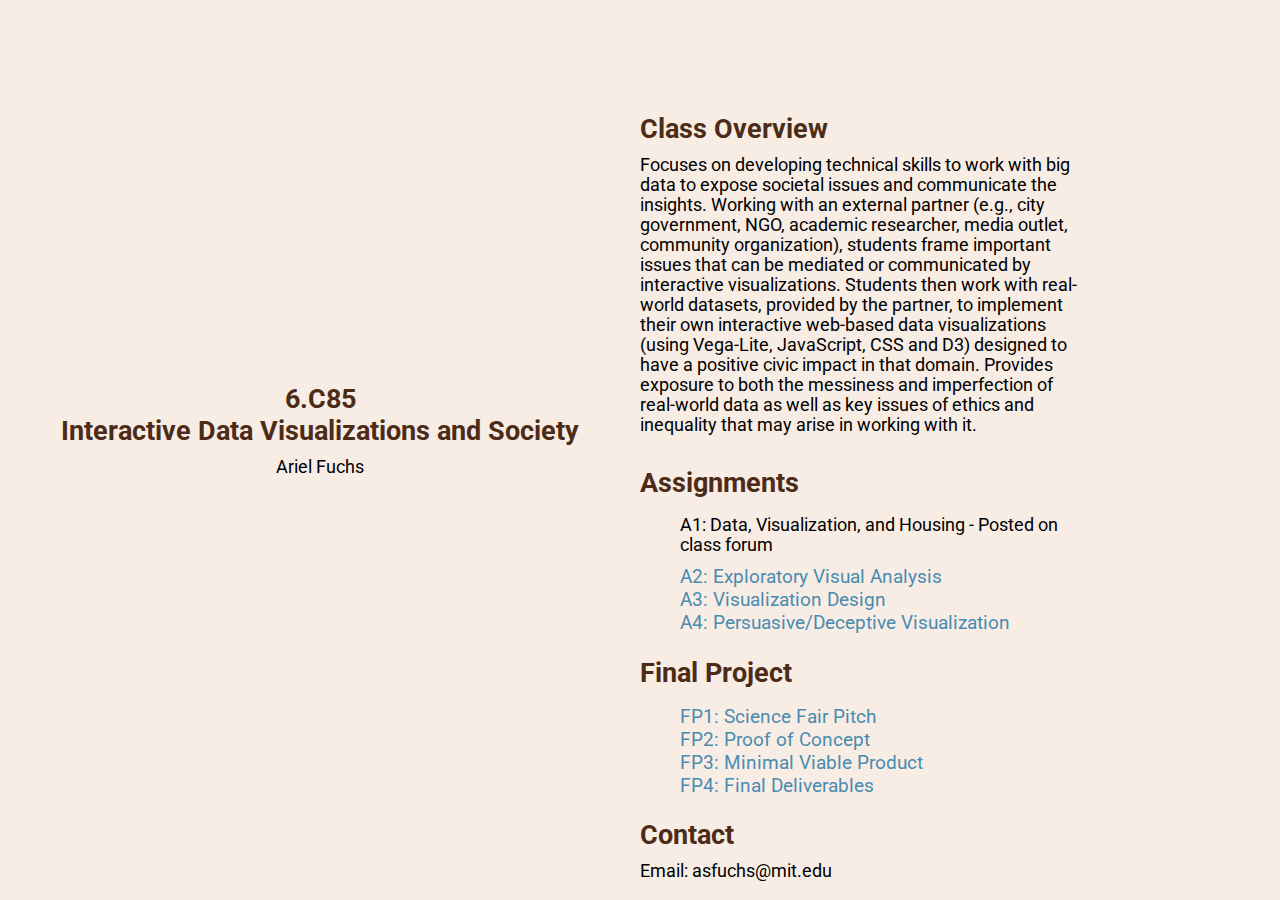
<file: classes/6C85/index.html>
<!DOCTYPE html>
<html lang="en">
<head>
    <meta charset="UTF-8">
    <meta name="viewport" content="width=device-width, initial-scale=1.0">
    <meta http-equiv="X-UA-Compatible" content="ie=edge">
    <link rel="stylesheet" href="https://use.fontawesome.com/releases/v5.4.1/css/all.css"
          integrity="sha384-5sAR7xN1Nv6T6+dT2mhtzEpVJvfS3NScPQTrOxhwjIuvcA67KV2R5Jz6kr4abQsz" crossorigin="anonymous">
    <link rel="stylesheet" href="style.css">
    <title>6.C85 Website</title>
</head>
<body>
<div class="grid-2">
    <div class="section-1">
        <i class="fas fa-code fa-5x white"></i>
        <h2>6.C85 <br> Interactive Data Visualizations and Society</h2>
        <p>Ariel Fuchs</p>
        <a href="https://www.linkedin.com/in/ariel-fuchs-2b071b1a0" target="_blank"><i class="fab fa-linkedin"></i></a>
        <a href="https://github.com/asfuchs6/asfuchs6.github.io" target="_blank"><i class="fab fa-github"></i></a>
    </div>
    <div class="section-2">
        <h2>Class Overview</h2>
        <p>Focuses on developing technical skills to work with big data to expose societal issues and communicate the
            insights. Working with an external partner (e.g., city government, NGO, academic researcher, media outlet,
            community organization), students frame important issues that can be mediated or communicated by interactive
            visualizations. Students then work with real-world datasets, provided by the partner, to implement their own
            interactive web-based data visualizations (using Vega-Lite, JavaScript, CSS and D3) designed to have a
            positive civic impact in that domain. Provides exposure to both the messiness and imperfection of real-world
            data as well as key issues of ethics and inequality that may arise in working with it.</p>

        <h2>Assignments</h2>
        <ul>
            <li><p>A1: Data, Visualization, and Housing - Posted on class forum</p>
            <li><a href="https://asfuchs6.github.io/A2/report.html" target="_blank">A2: Exploratory Visual Analysis</a></li>
            <li><a href="https://asfuchs6.github.io/A3/A3_report.html" target="_blank">A3: Visualization Design</a></li>
            <li><a href="https://asfuchs6.github.io/A4/A4_report.html" target="_blank">A4: Persuasive/Deceptive Visualization</a></li>
        </ul>

        <h2>Final Project</h2>
        <ul>
            <li><a href="#">FP1: Science Fair Pitch</a></li>
            <li><a href="#">FP2: Proof of Concept</a></li>
            <li><a href="#">FP3: Minimal Viable Product</a></li>
            <li><a href="#">FP4: Final Deliverables</a></li>
        </ul>
        <h2>Contact</h2>
        <p>Email: asfuchs@mit.edu</p>
    </div>
</div>
</body>
</html>
</file>
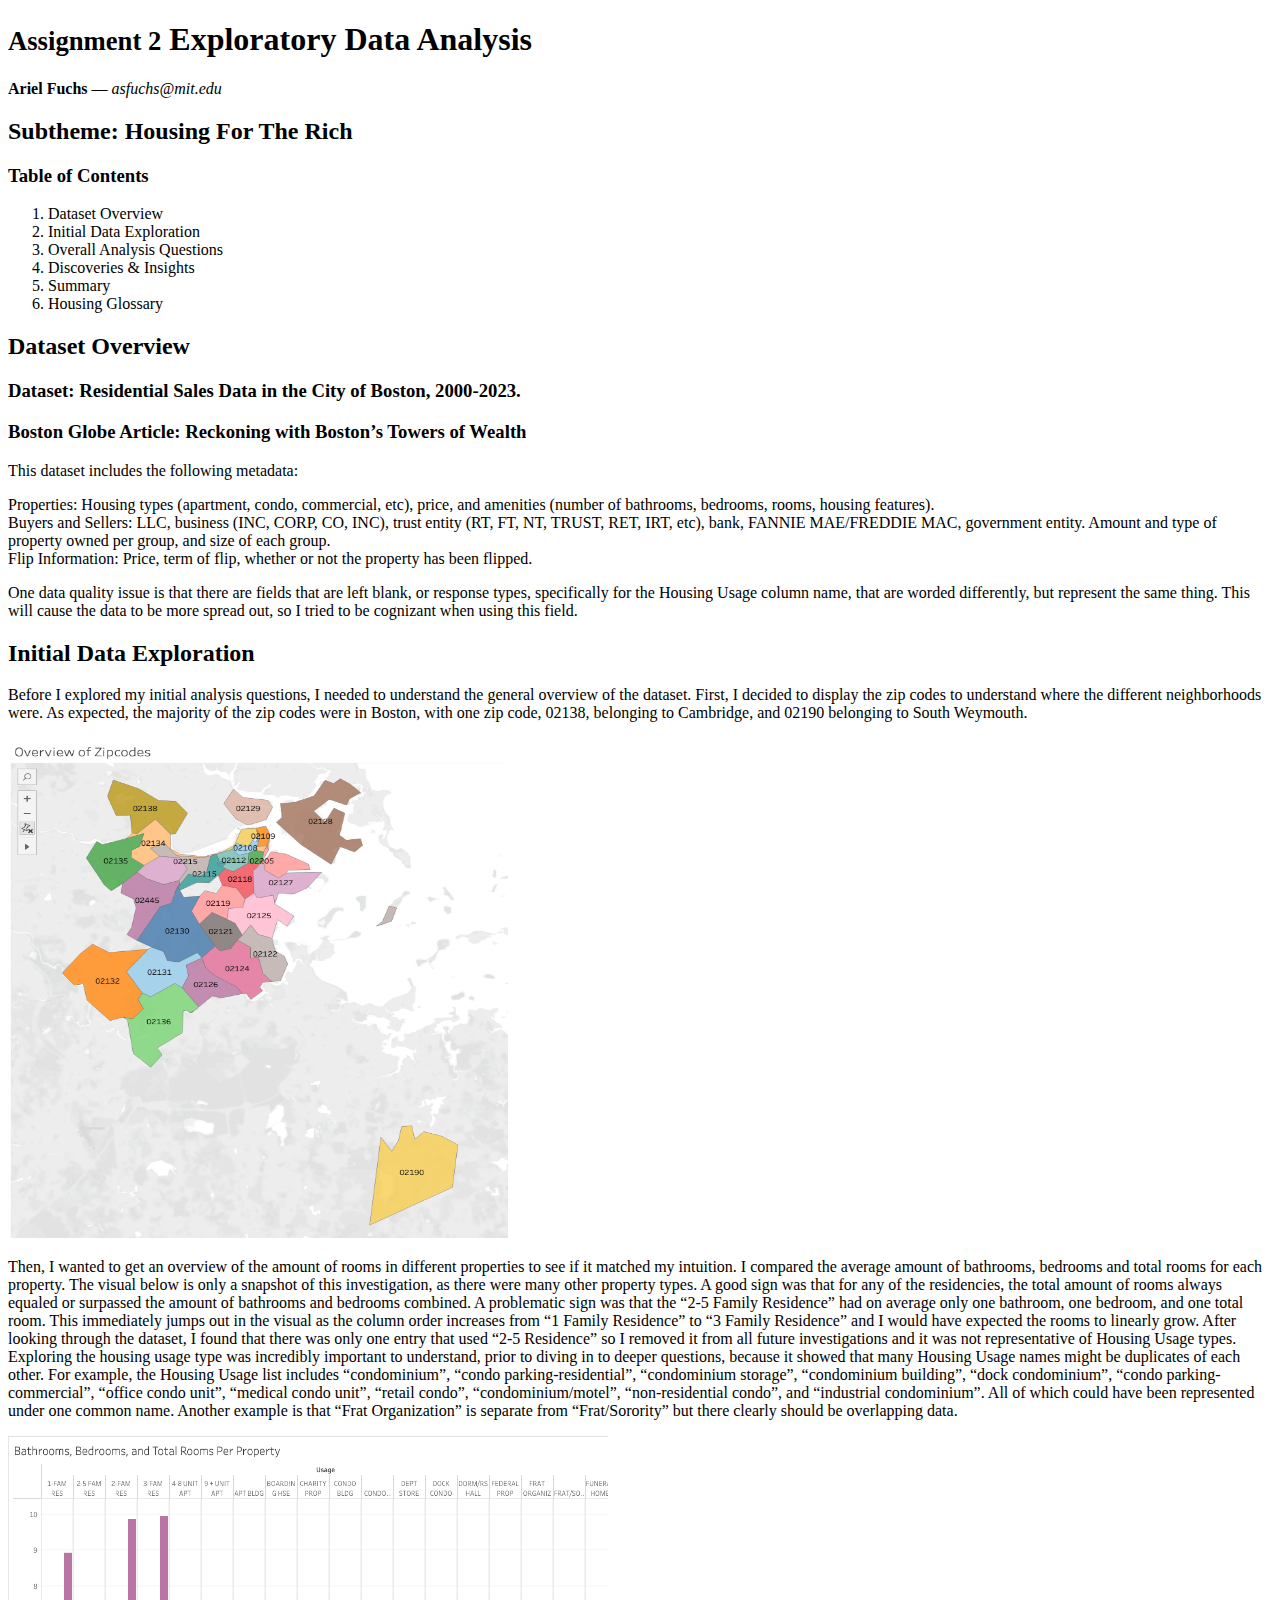
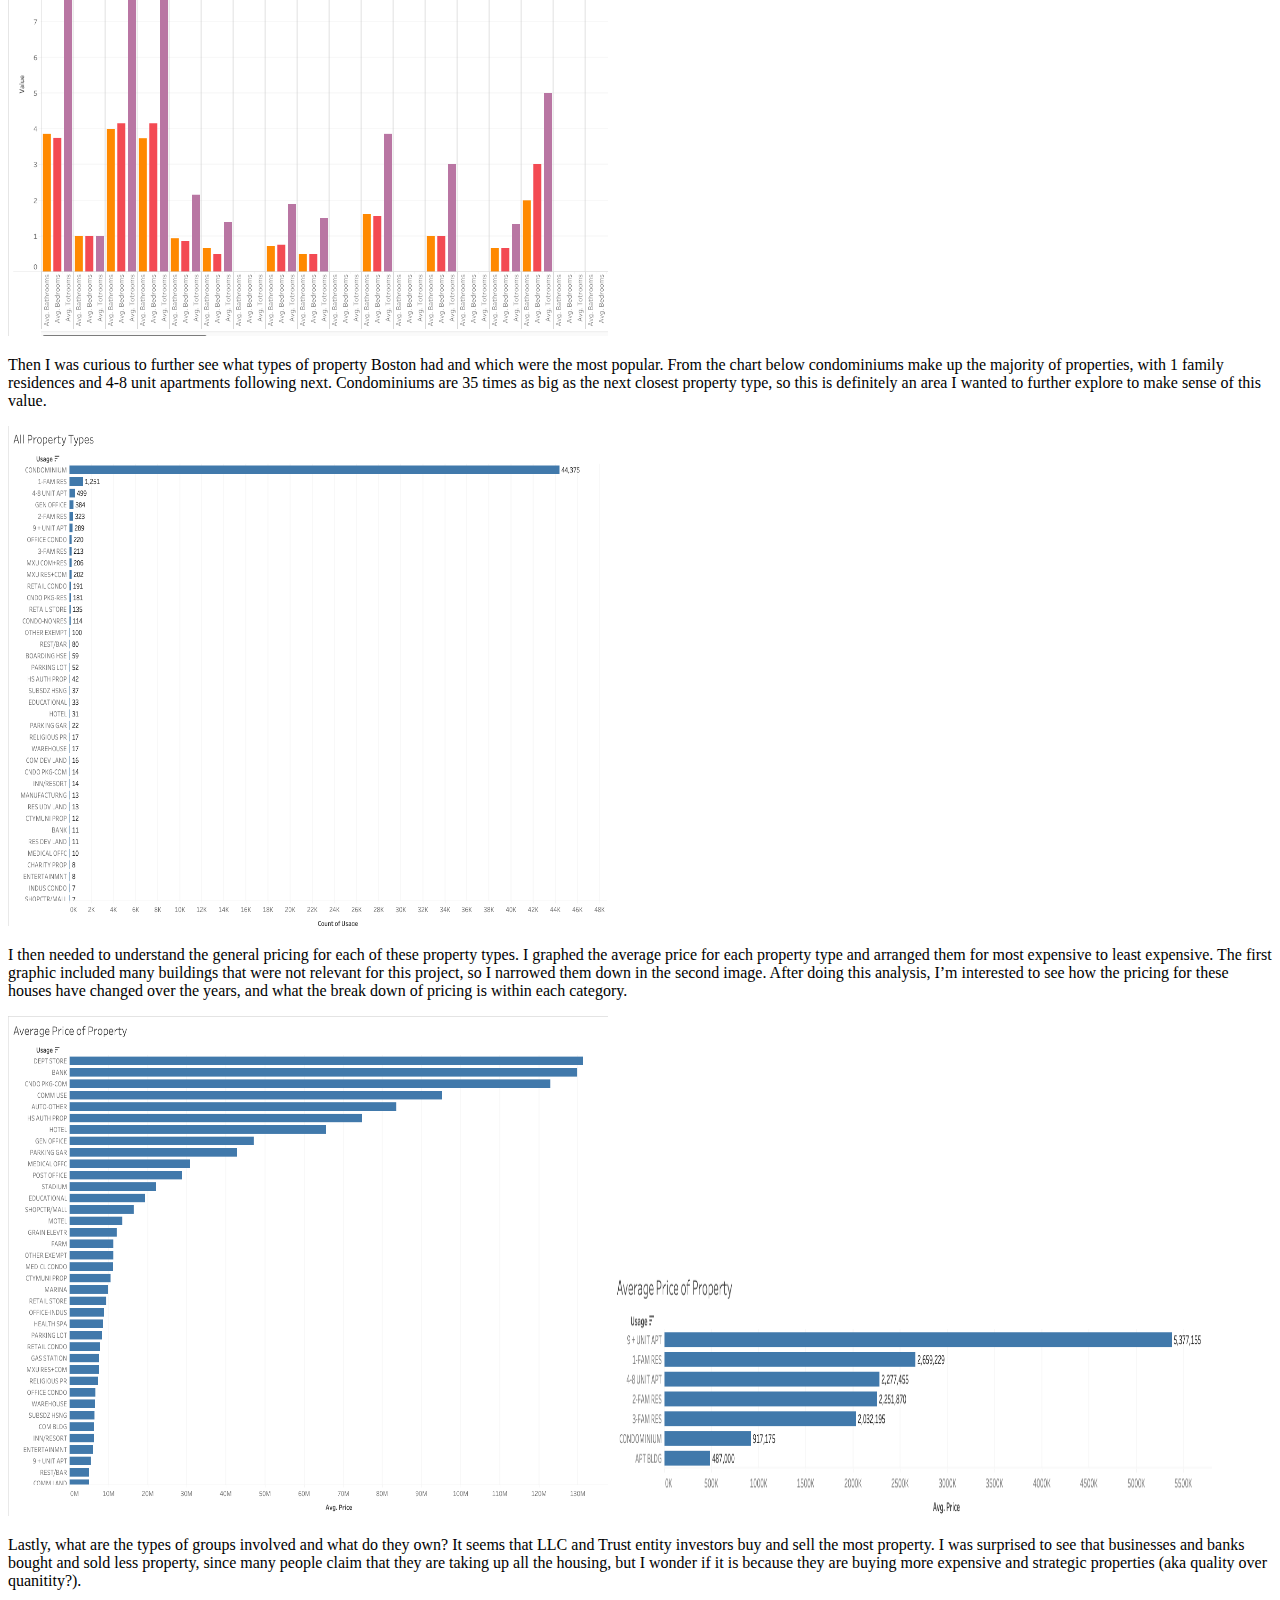
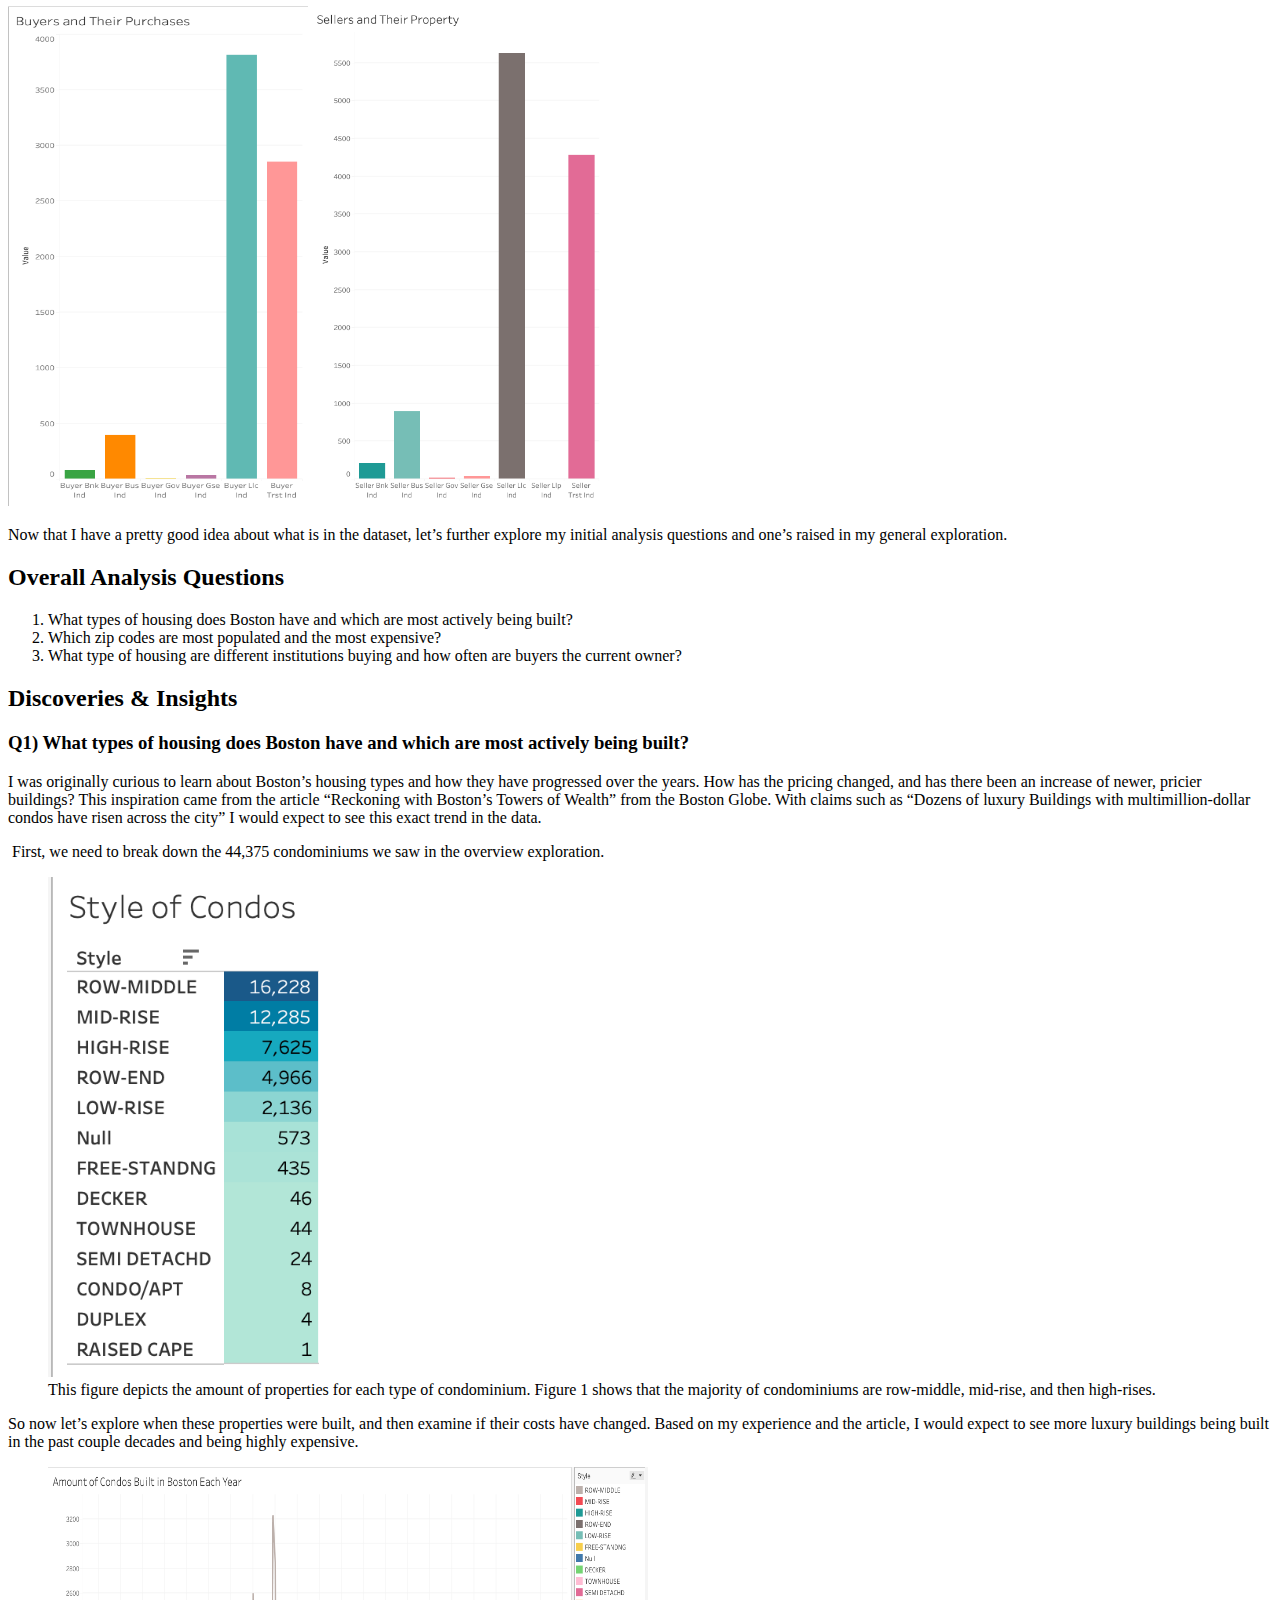
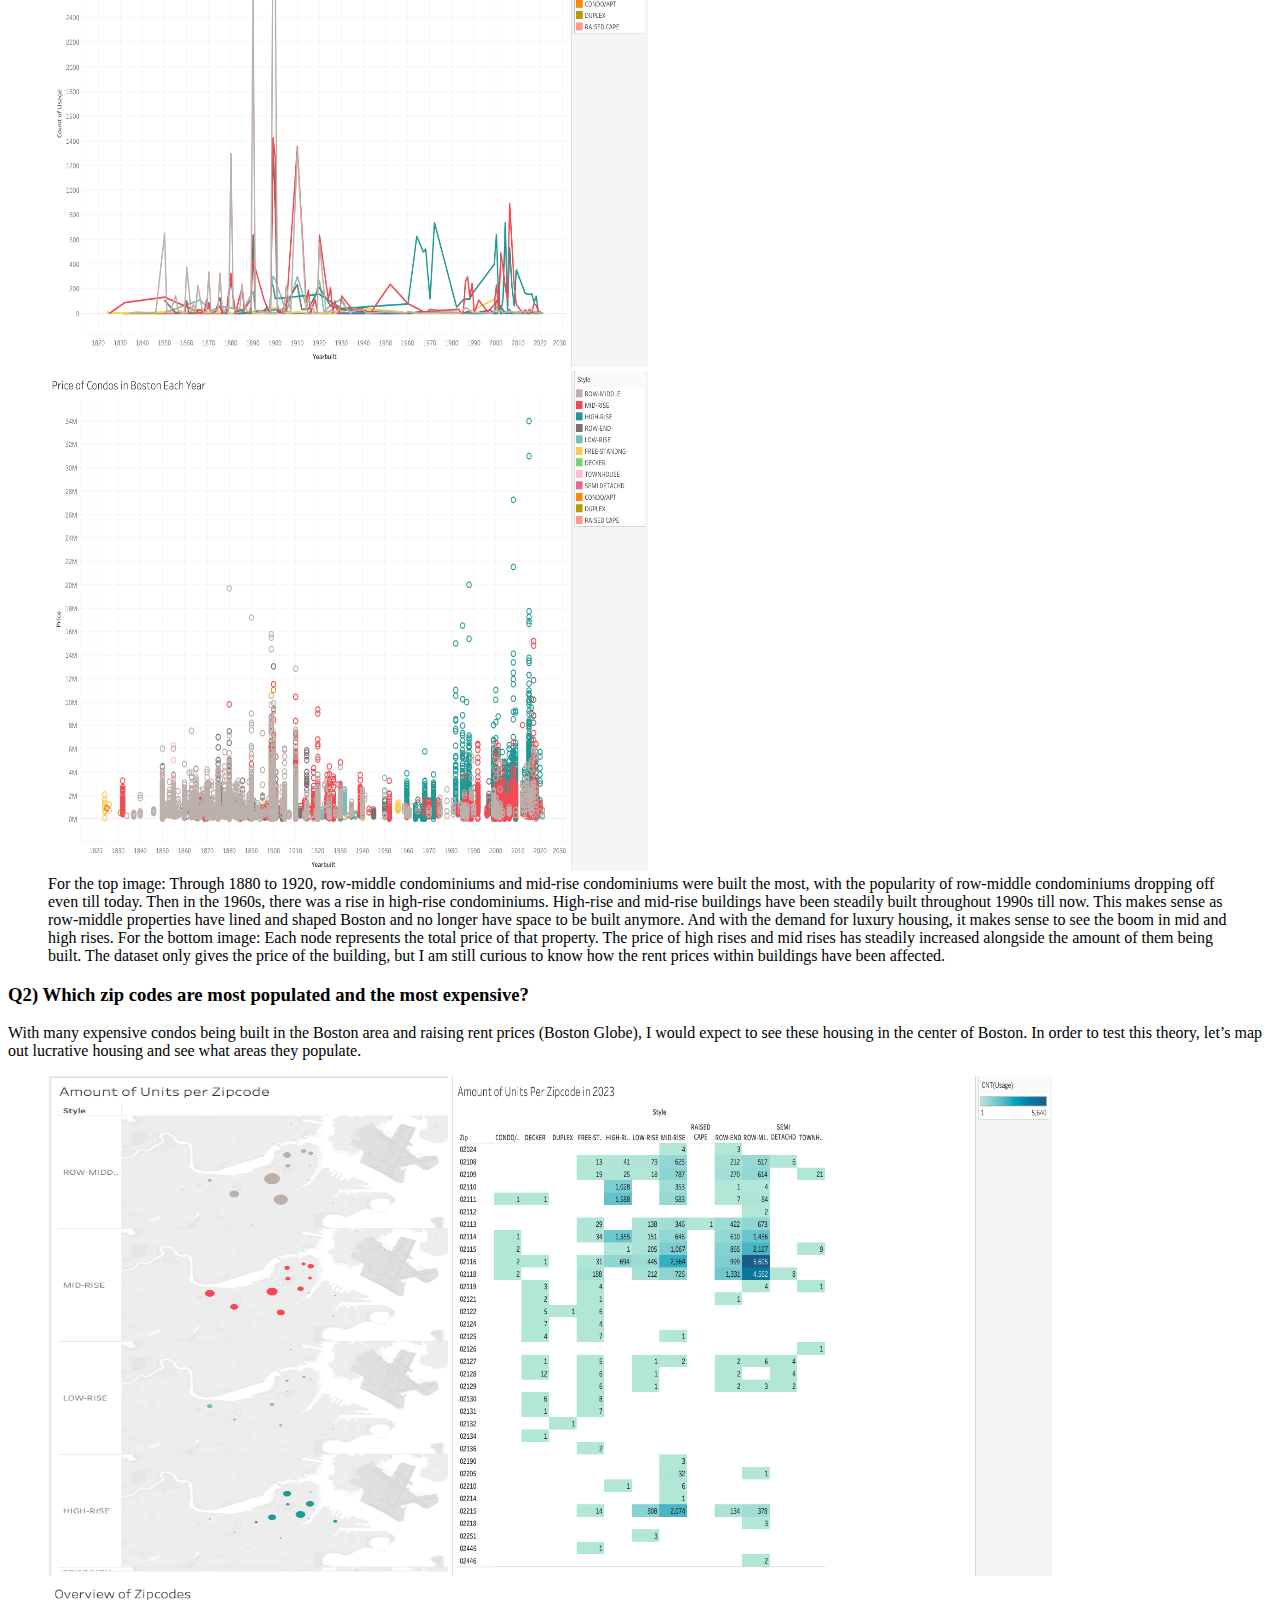
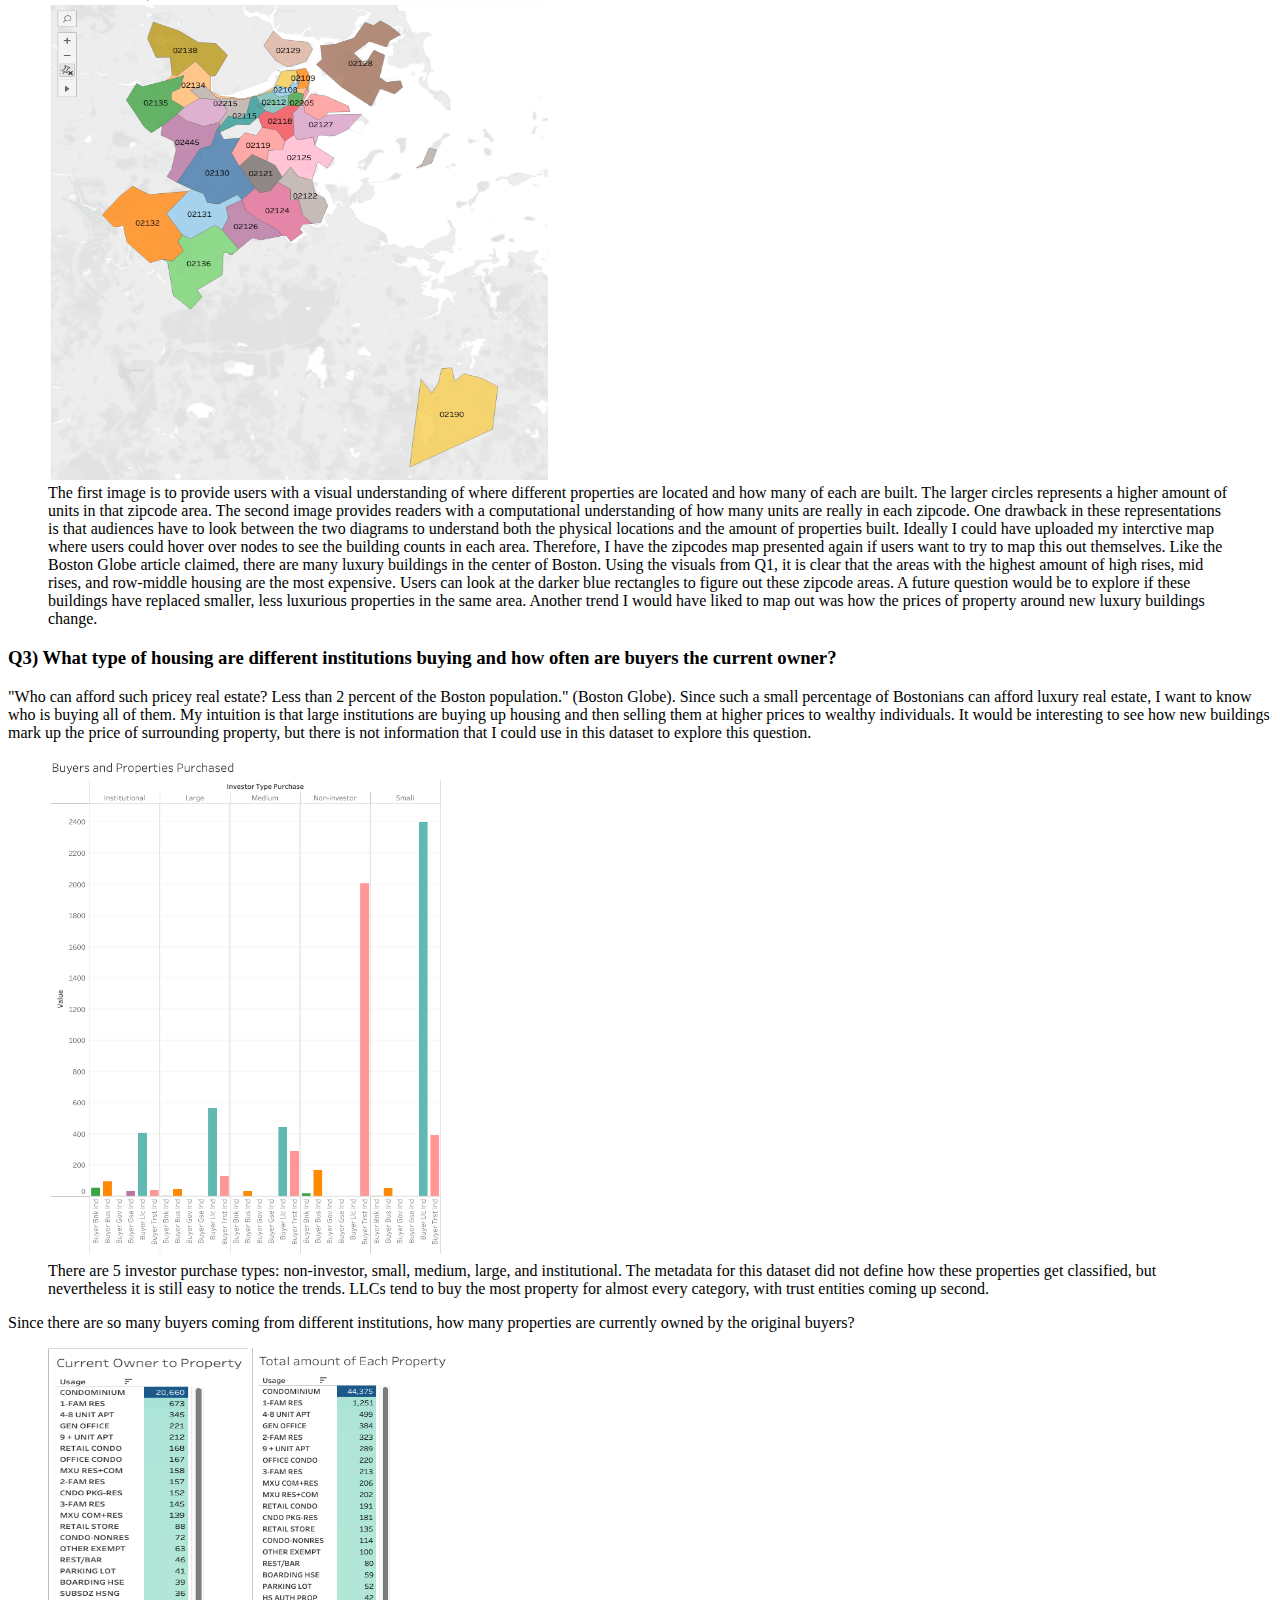
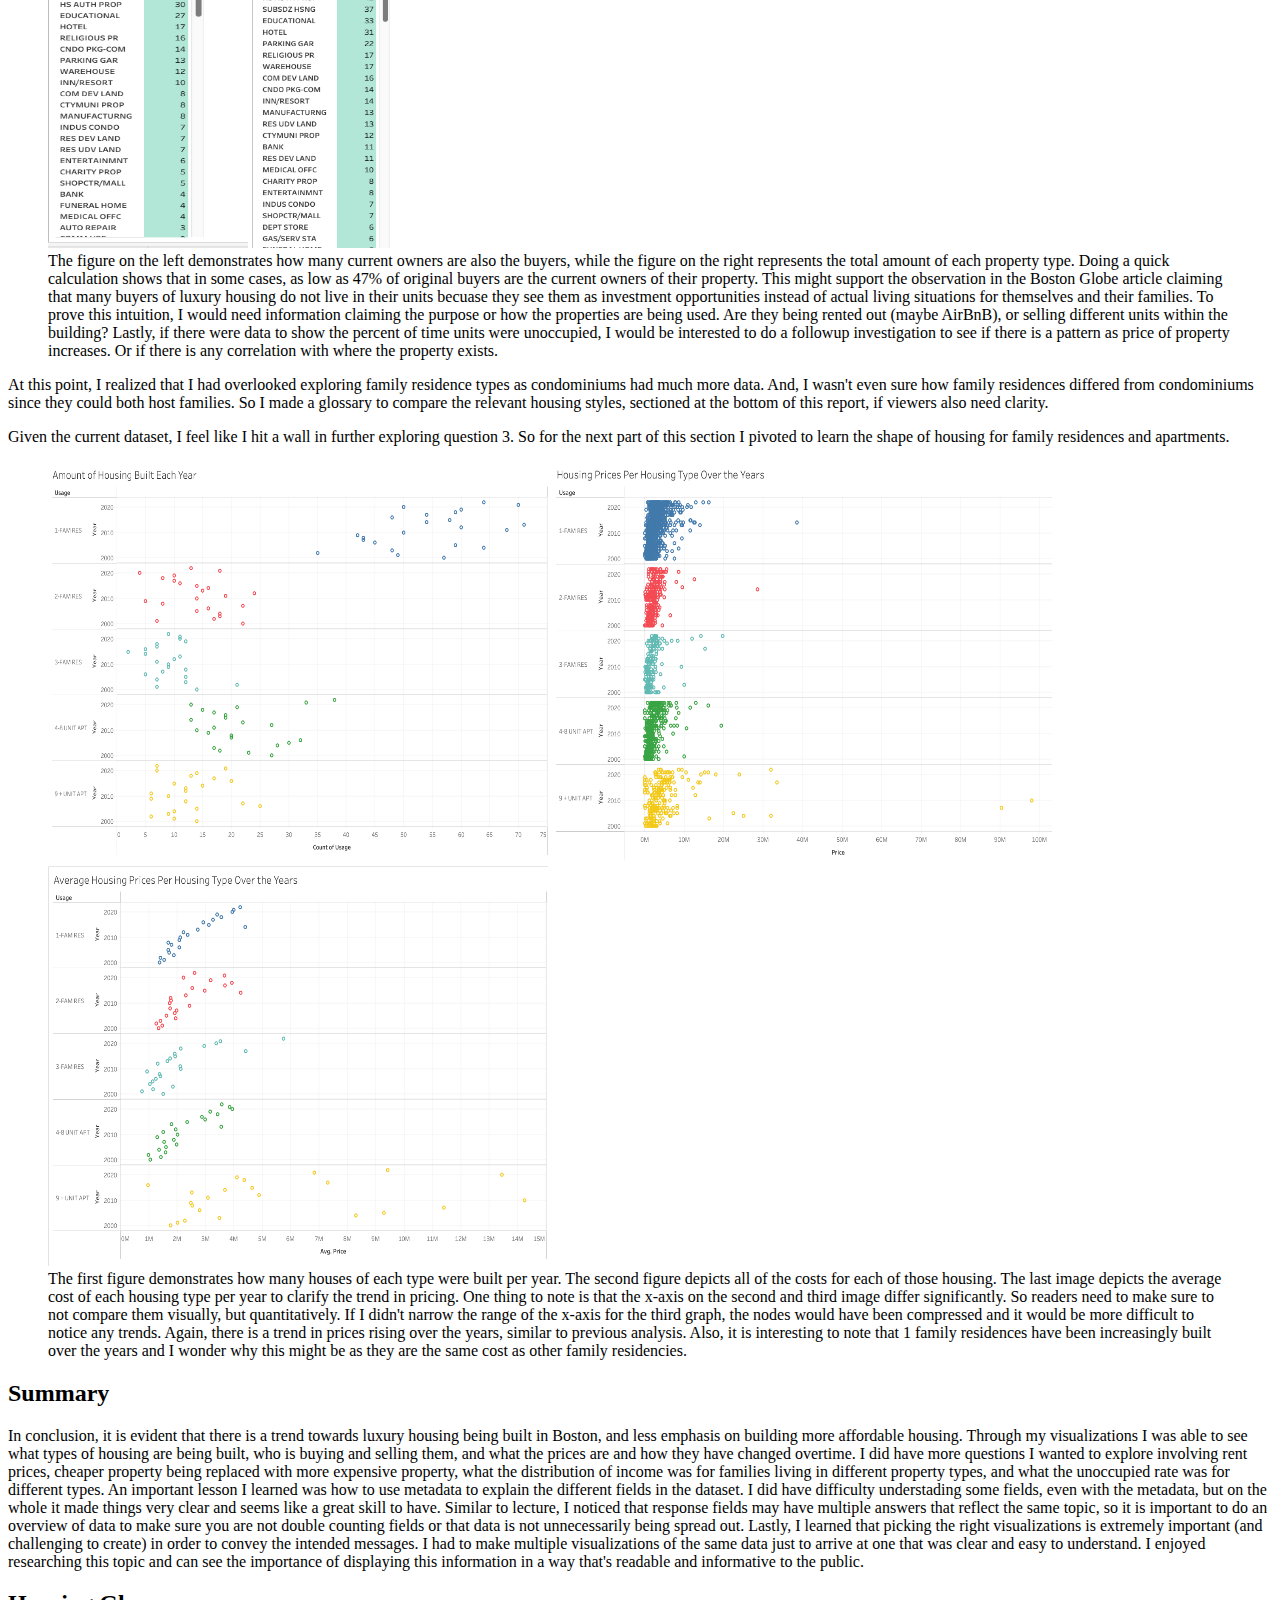
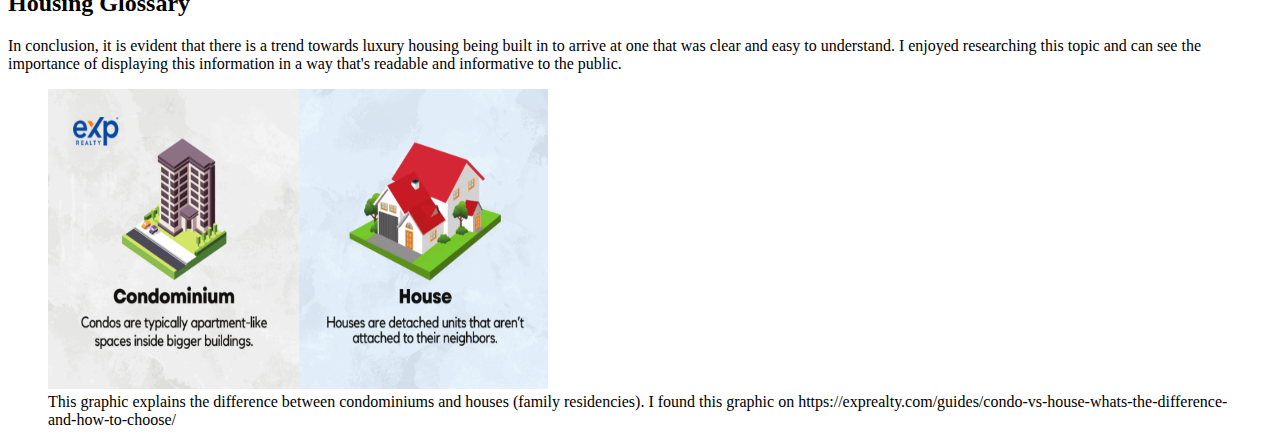
<file: A2/report.html>
<!DOCTYPE HTML>
<html lang="en">
<head>
	<title>Vis & Society Assignment 2</title>
	<link rel="stylesheet" href="https://vis-society.github.io/assignments/report.css" />
</head>

<body>
	<header>
		<h1>
			<small>Assignment 2</small>
			Exploratory Data Analysis
		</h1>

		<p>
			<strong>Ariel Fuchs</strong> — <em>asfuchs@mit.edu</em>
		</p>
	</header>
	<main>
		<section>
			<h2>Subtheme: Housing For The Rich</h2>
			<h3>Table of Contents</h3>

			<ol>
				<li>Dataset Overview</li>
				<li>Initial Data Exploration</li>
				<li>Overall Analysis Questions</li>
				<li>Discoveries & Insights</li>
				<li>Summary</li>
				<li>Housing Glossary</li>
			</ol>
		</section>
			<section>
			<h2>Dataset Overview</h2>
			<h3>Dataset: Residential Sales Data in the City of Boston, 2000-2023. </h3>
			<h3>Boston Globe Article: Reckoning with Boston’s Towers of Wealth</h3>
			<p>This dataset includes the following metadata:</p>
				<li> Properties: Housing types (apartment, condo, commercial, etc), price, and amenities (number of bathrooms, bedrooms, rooms, housing features).</li>
				<li> Buyers and Sellers: LLC, business (INC, CORP, CO, INC), trust entity (RT, FT, NT, TRUST, RET, IRT, etc), bank, FANNIE MAE/FREDDIE MAC, government entity. Amount and type of property owned per group, and size of each group.</li>
				<li>Flip Information: Price, term of flip, whether or not the property has been flipped. </li>
			<p>One data quality issue is that there are fields that are left blank, or response types, specifically for the Housing Usage column name, that are worded differently, but 				represent the same thing. This will cause the data to be more spread out, so I tried to be cognizant when using this field. </p>
		</section>
		<section>
			<h2>Initial Data Exploration</h2>

			<p>Before I explored my initial analysis questions, I needed to understand the general overview of the dataset. First, I decided to display the zip codes to 			 				understand where the different neighborhoods were. As expected, the majority of the zip codes were in Boston, with one zip code, 02138, belonging to Cambridge, and 02190 belonging to South Weymouth.</p>
			<img src="images/zipcodes.png" alt="" width="500" height="500" />
			<p> Then, I wanted to get an overview of the amount of rooms in different properties to see if it matched my intuition. I compared the average amount of bathrooms, bedrooms and total rooms for each property. The visual below is only a snapshot of this investigation, as there were many other property types. A good sign was that for any of the residencies, the total amount of rooms always equaled or surpassed the amount of bathrooms and bedrooms combined. A problematic sign was that the “2-5 Family Residence” had on average only one bathroom, one bedroom, and one total room. This immediately jumps out in the visual as the column order increases from “1 Family Residence” to “3 Family Residence” and I would have expected the rooms to linearly grow. After looking through the dataset, I found that there was only one entry that used “2-5 Residence” so I removed it from all future investigations and it was not representative of Housing Usage types. Exploring the housing usage type was incredibly important to understand, prior to diving in to deeper questions, because it showed that many Housing Usage names might be duplicates of each other. For example, the Housing Usage list includes “condominium”, “condo parking-residential”, “condominium storage”, “condominium building”, “dock condominium”, “condo parking-commercial”, “office condo unit”, “medical condo unit”, “retail condo”, “condominium/motel”, “non-residential condo”, and “industrial condominium”. All of which could have been represented under one common name. Another example is that “Frat Organization” is separate from “Frat/Sorority” but there clearly should be overlapping data.</p>
			<img src="images/rooms.png" alt="" width="600" height="500" />
			<p>Then I was curious to further see what types of property Boston had and which were the most popular. From the chart below condominiums make up the majority of properties, with 1 family residences and 4-8 unit apartments following next. Condominiums are 35 times as big as the next closest property type, so this is definitely an area I wanted to further explore to make sense of this value.</p>
			<img src="images/all_property.png" alt="" width="600" height="500" />
			<p>I then needed to understand the general pricing for each of these property types. I graphed the average price for each property type and arranged them for most expensive to least expensive. The first graphic included many buildings that were not relevant for this project, so I narrowed them down in the second image. After doing this analysis, I’m interested to see how the pricing for these houses have changed over the years, and what the break down of pricing is within each category.</p>
			<img src="images/avg_price_prop.png" alt="" width="600" height="500" />
			<img src="images/avg_price_prop_filtered.png" alt="" width="600" height="250" />
			<p>Lastly, what are the types of groups involved and what do they own? It seems that LLC and Trust entity investors buy and sell the most property. I was surprised to see that businesses and banks bought and sold less property, since many people claim that they are taking up all the housing, but I wonder if it is because they are buying more expensive and strategic properties (aka quality over quanitity?).</p>
			<img src="images/buyers.png" alt="" width="300" height="500" />
			<img src="images/sellers.png" alt="" width="300" height="500" />
			<p>Now that I have a pretty good idea about what is in the dataset, let’s further explore my initial analysis questions and one’s raised in my general exploration.</p>
			
		</section>
			<h2>Overall Analysis Questions</h2>
			<ol>
				<li>What types of housing does Boston have and which are most actively being built?</li>
				<li>Which zip codes are most populated and the most expensive?</li>
				<li> What type of housing are different institutions buying and how often are buyers the current owner?</li>
			</ol>
		</section>

		<section>
			<h2>Discoveries & Insights</h2>
			<h3>Q1) What types of housing does Boston have and which are most actively being built? </h3>
			<p> I was originally curious to learn about Boston’s housing types and how they have progressed over the years. How has the pricing changed, and has there been an increase of newer, pricier buildings? This inspiration came from the article “Reckoning with Boston’s Towers of Wealth” from the Boston Globe. With claims such as “Dozens of luxury Buildings with multimillion-dollar condos have risen across the city” I would expect to see this exact trend in the data.</p>
			<p> First, we need to break down the 44,375 condominiums we saw in the overview exploration.</p>
			<figure>
				<img src="images/condos.png" alt="" width="300" height="500"  />
				<figcaption>
				This figure depicts the amount of properties for each type of condominium. Figure 1 shows that the majority of condominiums are row-middle, mid-rise, and then high-rises. 

				</figcaption>
			</figure>

			<p>So now let’s explore when these properties were built, and then examine if their costs have changed. Based on my experience and the article, I would expect to see more luxury buildings being built in the past couple decades and being highly expensive.</p>
			<figure>
				<img src="images/amt_condos.png" alt="" width="600" height="500"  />
				<img src="images/condo_prices.png" alt="" width="600" height="500"  />
				<figcaption>
				For the top image: Through 1880 to 1920, row-middle condominiums and mid-rise condominiums were built the most, with the popularity of row-middle condominiums dropping off even till today. Then in the 1960s, there was a rise in high-rise condominiums. High-rise and mid-rise buildings have been steadily built throughout 1990s till now. This makes sense as row-middle properties have lined and shaped Boston and no longer have space to be built anymore. And with the demand for luxury housing, it makes sense to see the boom in mid and high rises.
				For the bottom image: Each node represents the total price of that property. The price of high rises and mid rises has steadily increased alongside the amount of them being built. The dataset only gives the price of the building, but I am still curious to know how the rent prices within buildings have been affected.
				</figcaption>
			</figure>

			<h3>Q2) Which zip codes are most populated and the most expensive? </h3>
			<p>With many expensive condos being built in the Boston area and raising rent prices (Boston Globe), I would expect to see these housing in the center of Boston. In order to test this theory, let’s map out lucrative housing and see what areas they populate.
						<figure>
				<img src="images/units_per_zipcode_map.png" alt="" width="400" height="500" />
				<img src="images/units_per_zipcode.png" alt="" width="600" height="500" />
				<img src="images/zipcodes.png" alt="" width="500" height="500" />
				<figcaption>
				The first image is to provide users with a visual understanding of where different properties are located and how many of each are built. The larger circles represents a higher amount of units in that zipcode area. The second image provides readers with a computational understanding of how many units are really in each zipcode. One drawback in these representations is that audiences have to look between the two diagrams to understand both the physical locations and the amount of properties built. Ideally I could have uploaded my interctive map where users could hover over nodes to see the building counts in each area. Therefore, I have the zipcodes map presented again if users want to try to map this out themselves. Like the Boston Globe article claimed, there are many luxury buildings in the center of Boston. Using the visuals from Q1, it is clear that the areas with the highest amount of high rises, mid rises, and row-middle housing are the most expensive. Users can look at the darker blue rectangles to figure out these zipcode areas. A future question would be to explore if these buildings have replaced smaller, less luxurious properties in the same area. Another trend I would have liked to map out was how the prices of property around new luxury buildings change.</figcaption>
			</figure>

		<h3>Q3) What type of housing are different institutions buying and how often are buyers the current owner?</h3>
		<p>"Who can afford such pricey real estate? Less than 2 percent of the Boston population." (Boston Globe). Since such a small percentage of Bostonians can afford luxury real estate, I want to know who is buying all of them. My intuition is that large institutions are buying up housing and then selling them at higher prices to wealthy individuals. It would be interesting to see how new buildings mark up the price of surrounding property, but there is not information that I could use in this dataset to explore this question.</p>
			<figure>
				<img src="images/buyers_prop_purchased.png" alt="" width="400" height="500" />
				<figcaption>
				There are 5 investor purchase types: non-investor, small, medium, large, and institutional. The metadata for this dataset did not define how these properties get classified, but nevertheless it is still easy to notice the trends. LLCs tend to buy the most property for almost every category, with trust entities coming up second. 
				</figcaption>
			</figure>
			<p>Since there are so many buyers coming from different institutions, how many properties are currently owned by the original buyers?</p>

			<figure>
				<img src="images/prop_curr_owner.png" alt="" width="200" height="500" />
				<img src="images/prop_total.png" alt="" width="200" height="500" />
				<figcaption>
				The figure on the left demonstrates how many current owners are also the buyers, while the figure on the right represents the total amount of each property type. Doing a quick calculation shows that in some cases, as low as 47% of original buyers are the current owners of their property. This might support the observation in the Boston Globe article claiming that many buyers of luxury housing do not live in their units becuase they see them as investment opportunities instead of actual living situations for themselves and their families. To prove this intuition, I would need information claiming the purpose or how the properties are being used. Are they being rented out (maybe AirBnB), or selling different units within the building? Lastly, if there were data to show the percent of time units were unoccupied, I would be interested to do a followup investigation to see if there is a pattern as price of property increases. Or if there is any correlation with where the property exists.
				</figcaption>
			</figure>
			<p>At this point, I realized that I had overlooked exploring family residence types as condominiums had much more data. And, I wasn't even sure how family residences differed from condominiums since they could both host families. So I made a glossary to compare the relevant housing styles, sectioned at the bottom of this report, if viewers also need clarity.</p>
			<p>Given the current dataset, I feel like I hit a wall in further exploring question 3. So for the next part of this section I pivoted to learn the shape of housing for family residences and apartments.</p>
			<figure>
				<img src="images/fam.png" alt="" width="500" height="400" />
				<img src="images/fam_pricing.png" alt="" width="500" height="400" />
				<img src="images/avg_fam.png" alt="" width="500" height="400" />
				<figcaption>
				The first figure demonstrates how many houses of each type were built per year. The second figure depicts all of the costs for each of those housing. The last image depicts the average cost of each housing type per year to clarify the trend in pricing. One thing to note is that the x-axis on the second and third image differ significantly. So readers need to make sure to not compare them visually, but quantitatively. If I didn't narrow the range of the x-axis for the third graph, the nodes would have been compressed and it would be more difficult to notice any trends. Again, there is a trend in prices rising over the years, similar to previous analysis. Also, it is interesting to note that 1 family residences have been increasingly built over the years and I wonder why this might be as they are the same cost as other family residencies.
				</figcaption>
			</figure>

		<section>
			<h2>Summary</h2>

			<p> In conclusion, it is evident that there is a trend towards luxury housing being built in Boston, and less emphasis on building more affordable housing. Through my visualizations I was able to see what types of housing are being built, who is buying and selling them, and what the prices are and how they have changed overtime. I did have more questions I wanted to explore involving rent prices, cheaper property being replaced with more expensive property, what the distribution of income was for families living in different property types, and what the unoccupied rate was for different types. An important lesson I learned was how to use metadata to explain the different fields in the dataset. I did have difficulty understading some fields, even with the metadata, but on the whole it made things very clear and seems like a great skill to have. Similar to lecture, I noticed that response fields may have multiple answers that reflect the same topic, so it is important to do an overview of data to make sure you are not double counting fields or that data is not unnecessarily being spread out. Lastly, I learned that picking the right visualizations is extremely important (and challenging to create) in order to convey the intended messages. I had to make multiple visualizations of the same data just to arrive at one that was clear and easy to understand. I enjoyed researching this topic and can see the importance of displaying this information in a way that's readable and informative to the public. </p>
		</section>
		<section>
			<h2>Housing Glossary</h2>

			<p> In conclusion, it is evident that there is a trend towards luxury housing being built in to arrive at one that was clear and easy to understand. I enjoyed researching this topic and can see the importance of displaying this information in a way that's readable and informative to the public. </p>
			<figure>
				<img src="images/house_v_condo.png" alt="" width="500" height="300" />
				<figcaption>
				This graphic explains the difference between condominiums and houses (family residencies). I found this graphic on https://exprealty.com/guides/condo-vs-house-whats-the-difference-and-how-to-choose/
				</figcaption>
			</figure>
		</section>
	</main>
</body>
</html>
</file>
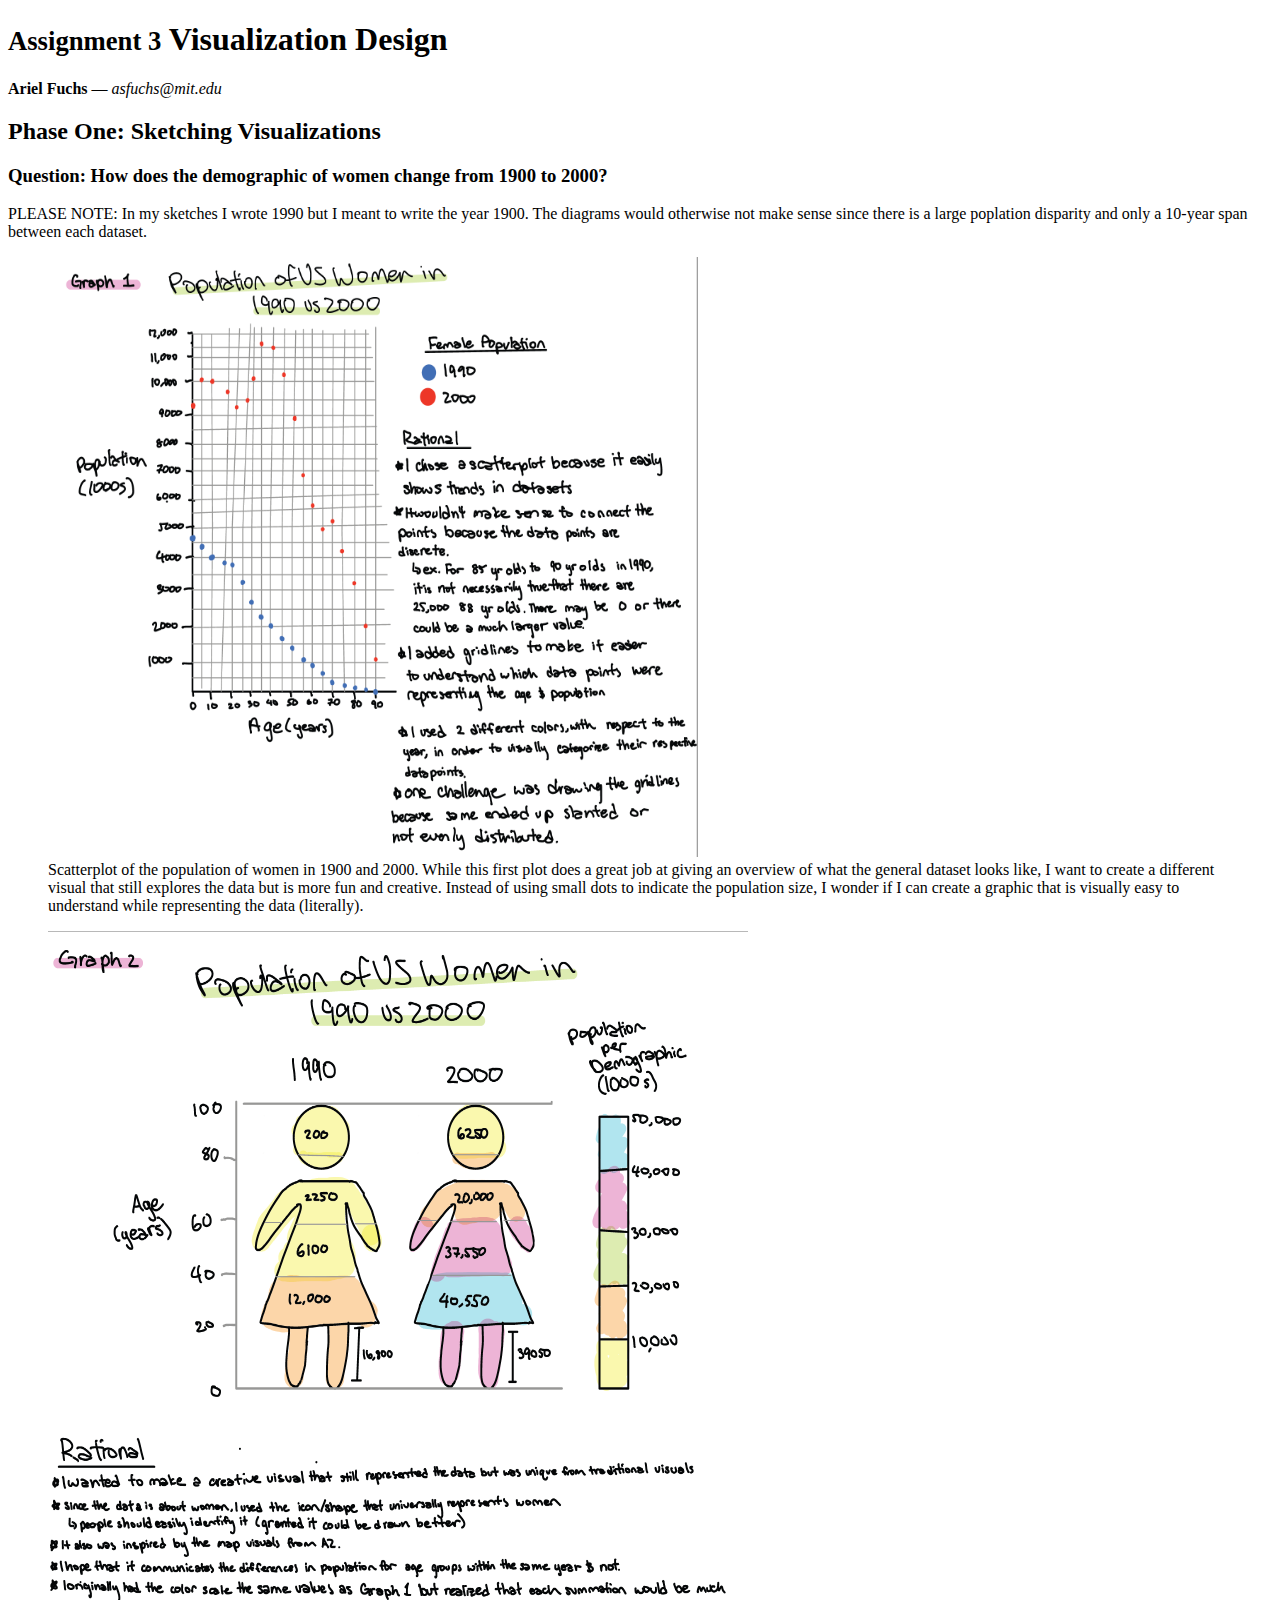
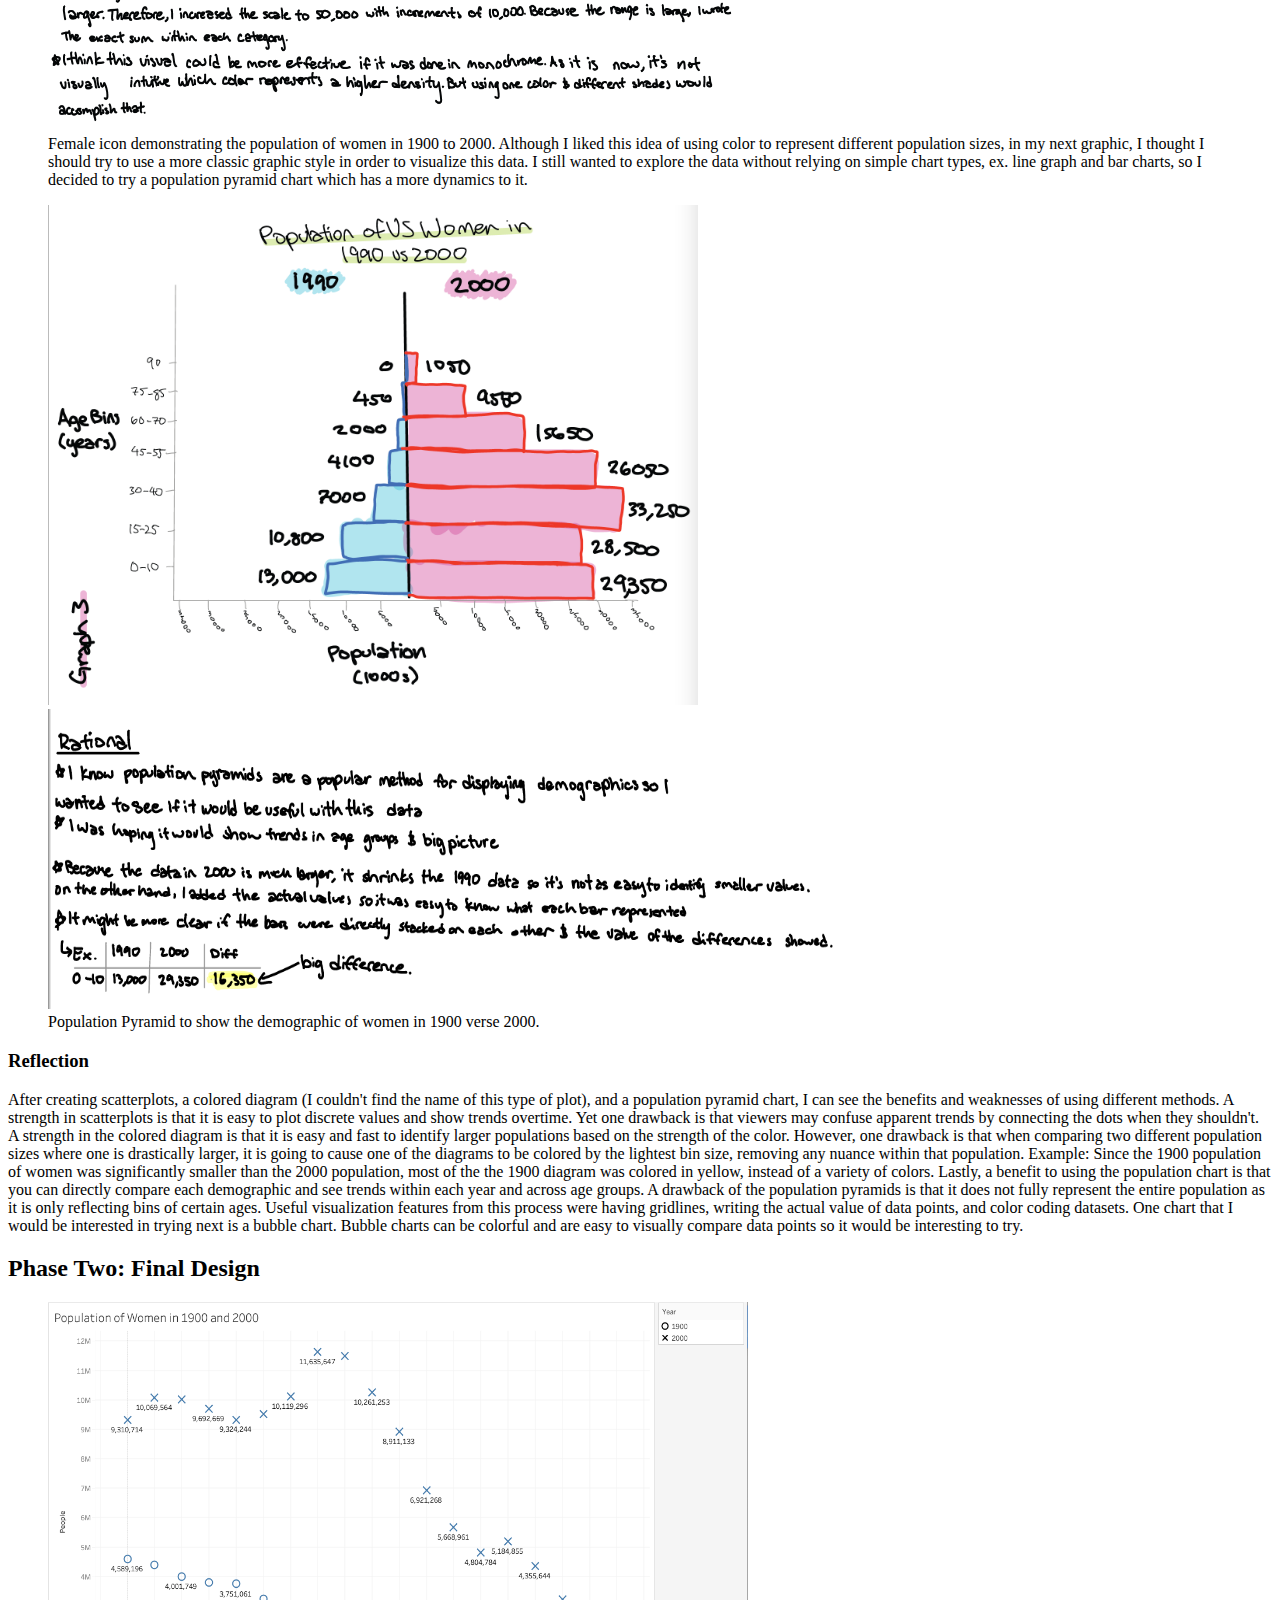
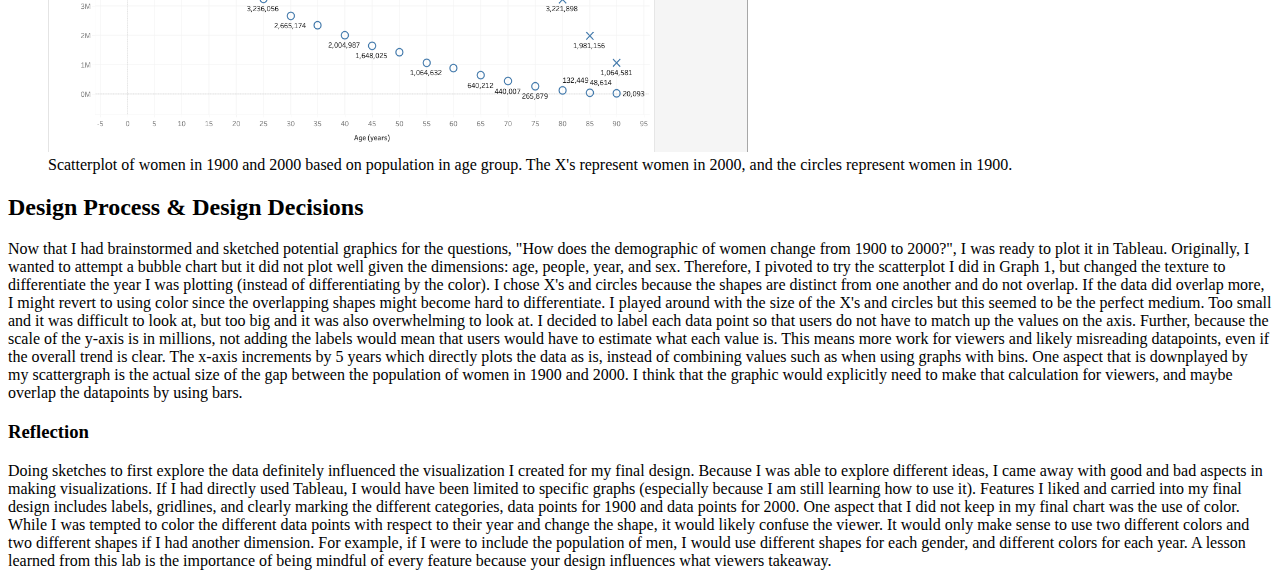
<file: A3/A3_report.html>
<!DOCTYPE HTML>
<html lang="en">
<head>
	<title>Vis & Society Assignment 3</title>
	<link rel="stylesheet" href="https://vis-society.github.io/assignments/report.css" />
</head>

<body>
	<header>
		<h1>
			<small>Assignment 3</small>
			Visualization Design
		</h1>

		<p>
			<strong>Ariel Fuchs</strong> — <em>asfuchs@mit.edu</em>
		</p>
	</header>

	<main>
		<section>
			<h2>Phase One: Sketching Visualizations</h2>
			<h3>Question: How does the demographic of women change from 1900 to 2000?</h3>
			<p>PLEASE NOTE: In my sketches I wrote 1990 but I meant to write the year 1900. The diagrams would otherwise not make sense since there is a large poplation disparity and only a 10-year span between each dataset. </p>

      <figure>
				<img src="images/graph1.png" height="600" width="650" alt="" />
				<figcaption>
					Scatterplot of the population of women in 1900 and 2000. While this first plot does a great job at giving an overview of what the general dataset looks like, I want to create a different visual that still explores the data but is more fun and creative. Instead of using small dots to indicate the population size, I wonder if I can create a graphic that is visually easy to understand while representing the data (literally). 
				</figcaption>
			</figure>

      <figure>
				<img src="images/graph2.png" height="800" width="700" alt="" />
				<figcaption>
          Female icon demonstrating the population of women in 1900 to 2000. Although I liked this idea of using color to represent different population sizes, in my next graphic, I thought I should try to use a more classic graphic style in order to visualize this data. I still wanted to explore the data without relying on simple chart types, ex. line graph and bar charts, so I decided to try a population pyramid chart which has a more dynamics to it.
				</figcaption>
			</figure> 
      <figure>
				<img src="images/graph3.png" height="500" width="650" alt="" />
				<img src="images/graph3_rational.png" height="300" width="800" alt="" />
				<figcaption>
          Population Pyramid to show the demographic of women in 1900 verse 2000.
				</figcaption>
			</figure>

      <h3>Reflection</h3>

      <p>
        After creating scatterplots, a colored diagram (I couldn't find the name of this type of plot), and a population pyramid chart, I can see the benefits and weaknesses of using different methods. A strength in scatterplots is that it is easy to plot discrete values and show trends overtime. Yet one drawback is that viewers may confuse apparent trends by connecting the dots when they shouldn't. A strength in the colored diagram is that it is easy and fast to identify larger populations based on the strength of the color. However, one drawback is that when comparing two different population sizes where one is drastically larger, it is going to cause one of the diagrams to be colored by the lightest bin size, removing any nuance within that population. Example: Since the 1900 population of women was significantly smaller than the 2000 population, most of the the 1900 diagram was colored in yellow, instead of a variety of colors. Lastly, a benefit to using the population chart is that you can directly compare each demographic and see trends within each year and across age groups. A drawback of the population pyramids is that it does not fully represent the entire population as it is only reflecting bins of certain ages. Useful visualization features from this process were having gridlines, writing the actual value of data points, and color coding datasets. One chart that I would be interested in trying next is a bubble chart. Bubble charts can be colorful and are easy to visually compare data points so it would be interesting to try.
      </p>

		</section>

		<section>
			<h2>Phase Two: Final Design</h2>

			<figure>
				<img src="images/graph4.png" height="450" width="700" alt="" />
				<figcaption>
				Scatterplot of women in 1900 and 2000 based on population in age group. The X's represent women in 2000, and the circles represent women in 1900.
				</figcaption>
			</figure>
		</section>

		<section>
			<h2>Design Process & Design Decisions</h2>

			<p>
        Now that I had brainstormed and sketched potential graphics for the questions, "How does the demographic of women change from 1900 to 2000?", I was ready to plot it in Tableau. Originally, I wanted to attempt a bubble chart but it did not plot well given the dimensions: age, people, year, and sex. Therefore, I pivoted to try the scatterplot I did in Graph 1, but changed the texture to differentiate the year I was plotting (instead of differentiating by the color). I chose X's and circles because the shapes are distinct from one another and do not overlap. If the data did overlap more, I might revert to using color since the overlapping shapes might become hard to differentiate. I played around with the size of the X's and circles but this seemed to be the perfect medium. Too small and it was difficult to look at, but too big and it was also overwhelming to look at. I decided to label each data point so that users do not have to match up the values on the axis. Further, because the scale of the y-axis is in millions, not adding the labels would mean that users would have to estimate what each value is. This means more work for viewers and likely misreading datapoints, even if the overall trend is clear. The x-axis increments by 5 years which directly plots the data as is, instead of combining values such as when using graphs with bins. One aspect that is downplayed by my scattergraph is the actual size of the gap between the population of women in 1900 and 2000. I think that the graphic would explicitly need to make that calculation for viewers, and maybe overlap the datapoints by using bars. 
      </p>

      <h3>Reflection</h3>

      <p>
        Doing sketches to first explore the data definitely influenced the visualization I created for my final design. Because I was able to explore different ideas, I came away with good and bad aspects in making visualizations. If I had directly used Tableau, I would have been limited to specific graphs (especially because I am still learning how to use it). Features I liked and carried into my final design includes labels, gridlines, and clearly marking the different categories, data points for 1900 and data points for 2000. One aspect that I did not keep in my final chart was the use of color. While I was tempted to color the different data points with respect to their year and change the shape, it would likely confuse the viewer. It would only make sense to use two different colors and two different shapes if I had another dimension. For example, if I were to include the population of men, I would use different shapes for each gender, and different colors for each year. A lesson learned from this lab is the importance of being mindful of every feature because your design influences what viewers takeaway.
      </p>
		</section>
	</main>
</body>
</html>
</file>
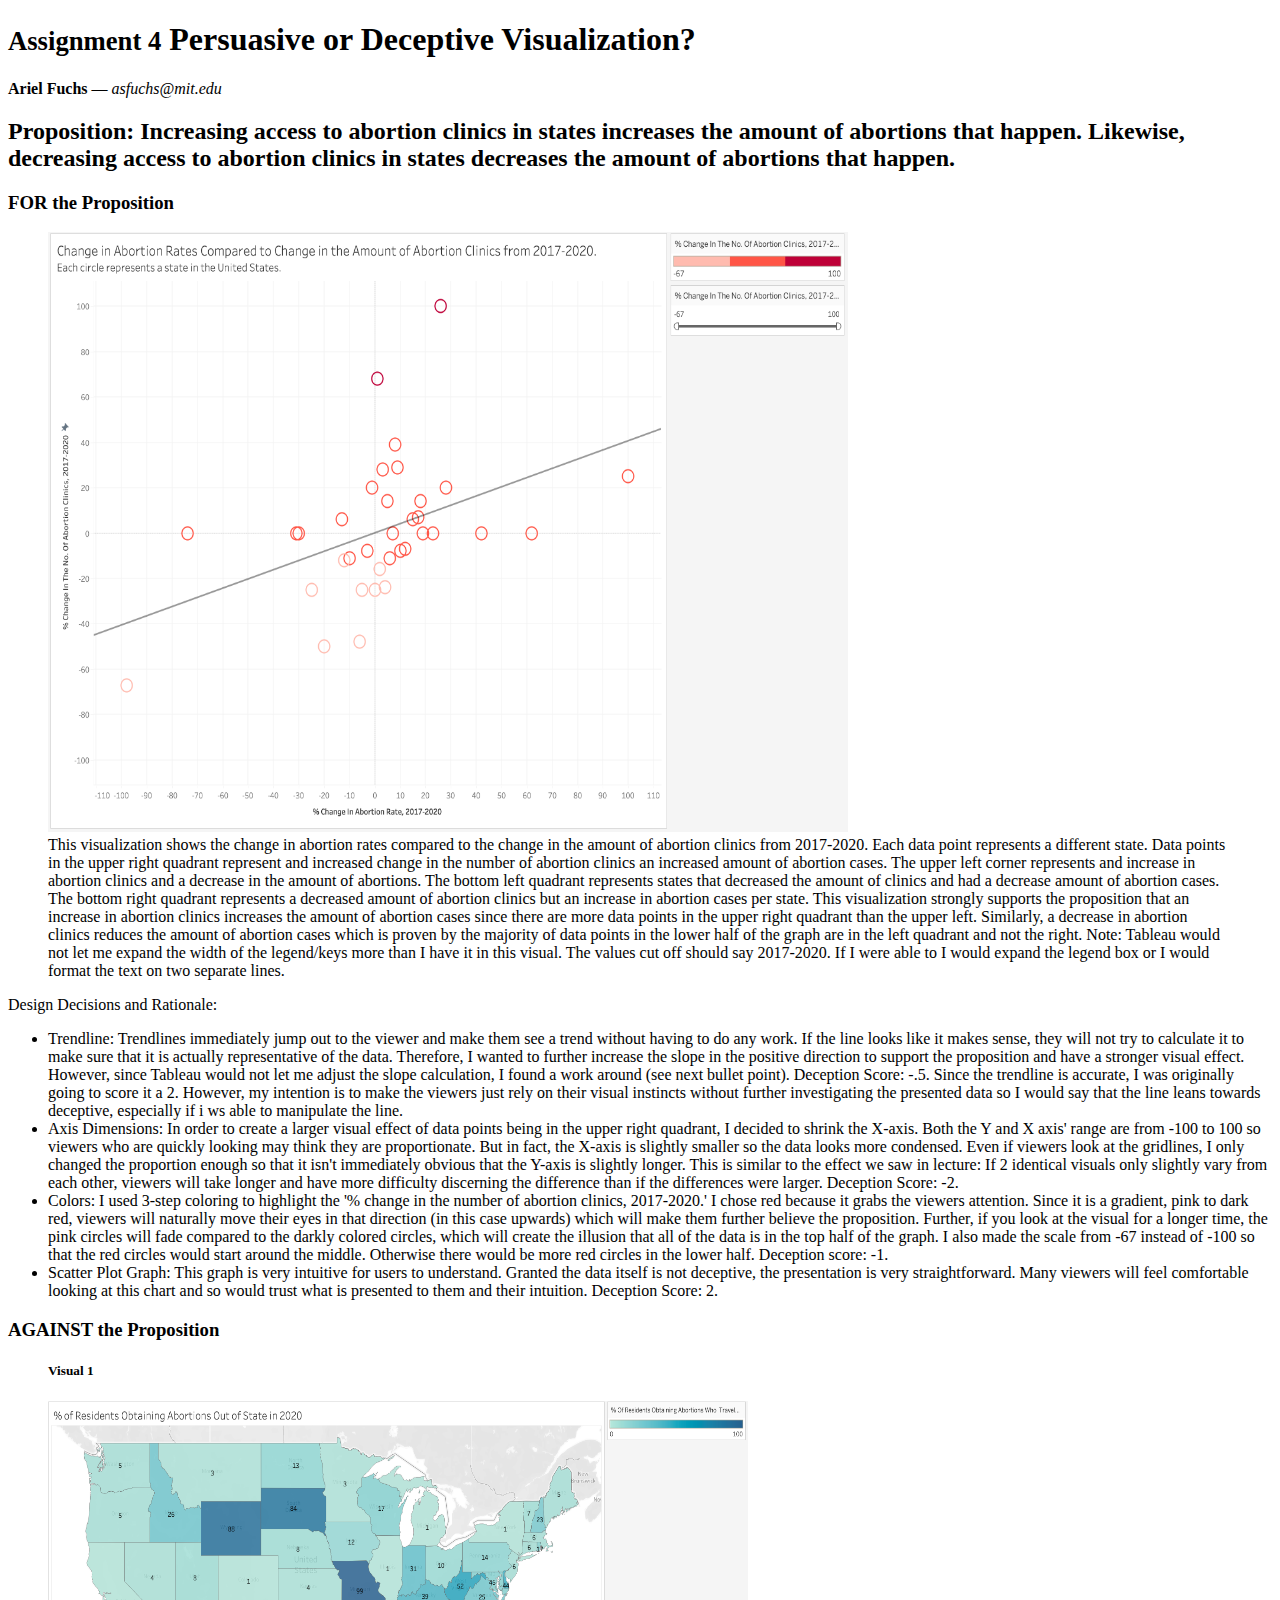
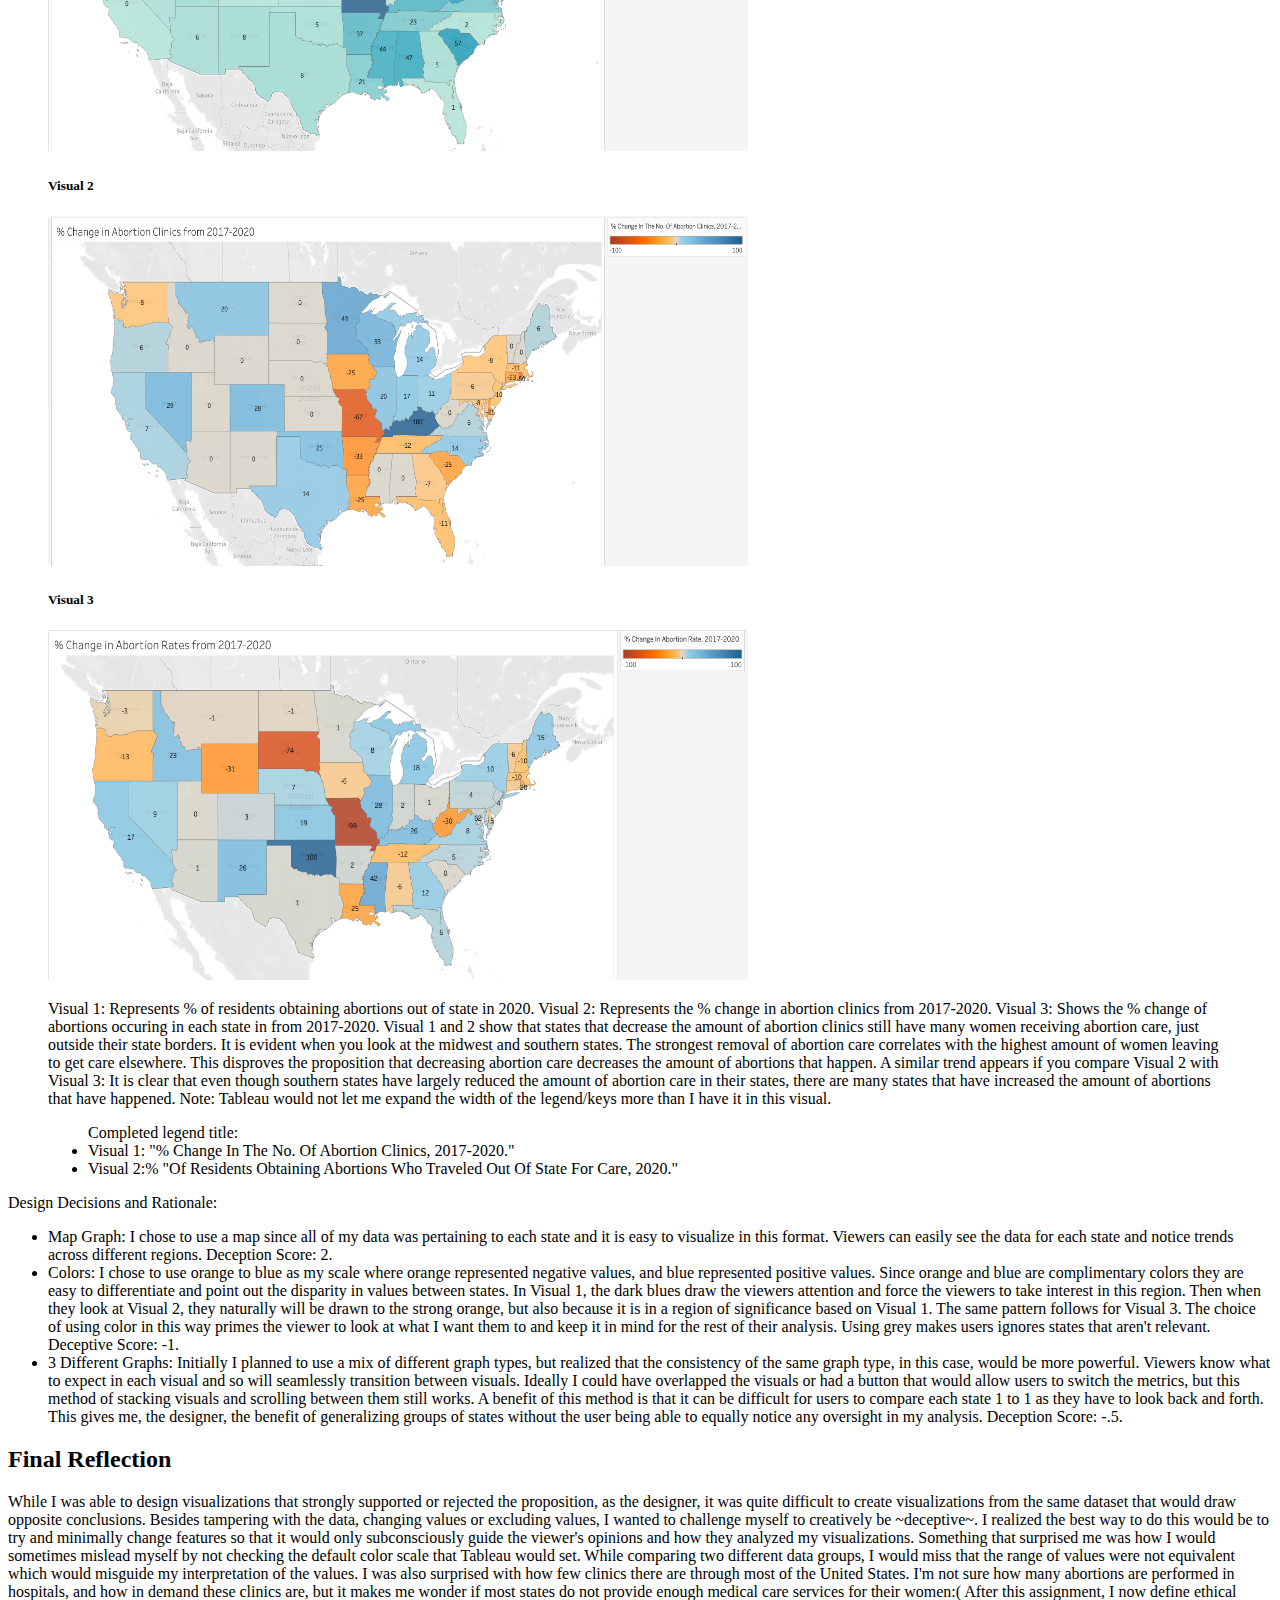
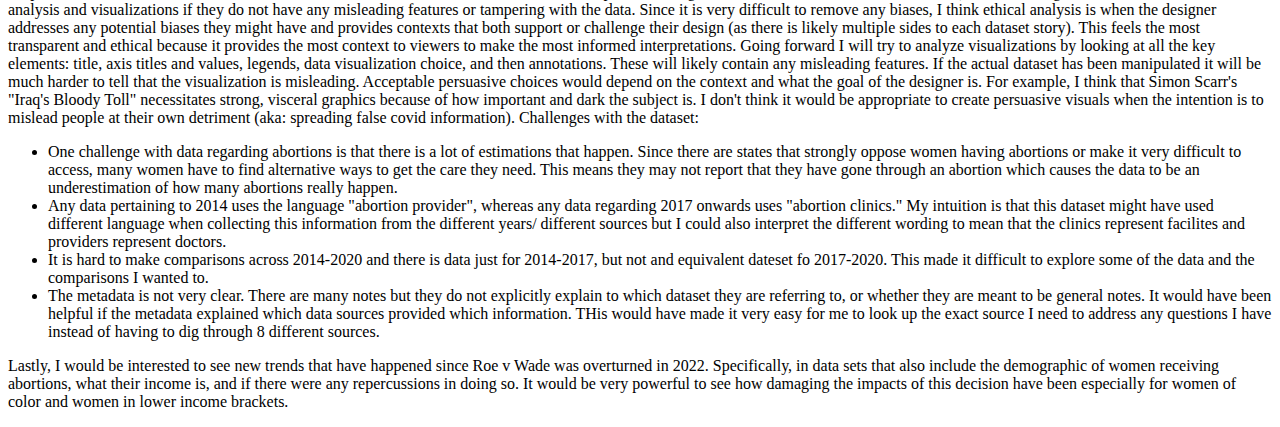
<file: A4/A4_report.html>
<!DOCTYPE HTML>
<html lang="en">
<head>
    <title>Vis & Society Assignment 4</title>
    <link rel="stylesheet" href="https://vis-society.github.io/assignments/report.css"/>
</head>

<body>
<header>
    <h1>
        <small>Assignment 4</small>
        Persuasive or Deceptive Visualization?
    </h1>

    <p>
        <strong>Ariel Fuchs</strong> — <em>asfuchs@mit.edu</em>
    </p>
</header>

<main>
    <h2>Proposition: Increasing access to abortion clinics in states increases the amount of abortions that happen.
        Likewise, decreasing access to abortion clinics in states decreases the amount of abortions that happen.</h2>

    <section>
        <h3>FOR the Proposition</h3>

        <figure>
            <img src="images/pro.png" width="800" height="600" alt=""/>
            <figcaption>
                This visualization shows the change in abortion rates compared to the change in the amount of abortion
                clinics from 2017-2020.
                Each data point represents a different state. Data points in the upper right quadrant represent and
                increased change in the number of abortion clinics
                an increased amount of abortion cases. The upper left corner represents and increase in abortion
                clinics and a decrease in the amount of abortions.
                The bottom left quadrant represents states that decreased the amount of clinics and had a decrease
                amount of abortion cases. The bottom right quadrant
                represents a decreased amount of abortion clinics but an increase in abortion cases per state. This
                visualization strongly supports the proposition that
                an increase in abortion clinics increases the amount of abortion cases since there are more data points
                in the upper right quadrant than the upper left.
                Similarly, a decrease in abortion clinics reduces the amount of abortion cases which is proven by the
                majority of data points in the lower half of the graph are in the left quadrant
                and not the right.
                Note: Tableau would not let me expand the width of the legend/keys more than I have it in this visual.
                The values cut off should say 2017-2020. If I were able to I would expand the legend box or I would
                format the text on two separate lines.
            </figcaption>
        </figure>

        <p>
            Design Decisions and Rationale:
        </p>

        <ul>
            <li>Trendline: Trendlines immediately jump out to the viewer and make them see a trend without having to do
                any work.
                If the line looks like it makes sense, they will not try to calculate it to make sure that it is
                actually representative of the data.
                Therefore, I wanted to further increase the slope in the positive direction to support the proposition
                and have a stronger visual effect.
                However, since Tableau would not let me adjust the slope calculation, I found a work around (see next
                bullet point). Deception Score: -.5.
                Since the trendline is accurate, I was originally going to score it a 2. However, my intention is to
                make the viewers just rely on their visual instincts without further investigating
                the presented data so I would say that the line leans towards deceptive, especially if i ws able to manipulate the line.
            </li>
            <li>Axis Dimensions: In order to create a larger visual effect of data points being in the upper right
                quadrant, I decided to shrink the X-axis.
                Both the Y and X axis' range are from -100 to 100 so viewers who are quickly looking may think they are
                proportionate.
                But in fact, the X-axis is slightly smaller so the data looks more condensed. Even if viewers look at
                the gridlines, I only changed the proportion enough so that it isn't
                immediately obvious that the Y-axis is slightly longer. This is similar to the effect we saw in lecture:
                If 2 identical visuals only slightly vary from each other, viewers
                will take longer and have more difficulty discerning the difference than if the differences were larger.
                Deception Score: -2.
            </li>
            <li>Colors: I used 3-step coloring to highlight the '% change in the number of abortion clinics, 2017-2020.'
                I chose red because it grabs the viewers attention.
                Since it is a gradient, pink to dark red, viewers will naturally move their eyes in that direction (in
                this case upwards) which will make them further believe the proposition.
                Further, if you look at the visual for a longer time, the pink circles will fade compared to the darkly
                colored circles, which will create the illusion that all of the
                data is in the top half of the graph. I also made the scale from -67 instead of -100 so that the red circles would start
                around the middle. Otherwise there would be more red circles in the lower half.
                Deception score: -1.
            </li>
            <li>Scatter Plot Graph: This graph is very intuitive for users to understand. Granted the data itself is not
                deceptive, the presentation is very straightforward.
                Many viewers will feel comfortable looking at this chart and so would trust what is presented to them
                and their intuition.
                Deception Score: 2.
            </li>

        </ul>
    </section>

    <section>
        <h3>AGAINST the Proposition</h3>

        <figure>
            <p>
                <h5>Visual 1</h5>
                <img src="images/out_of_state.png" width="700" height="350" alt=""/>
            </p>
            <p>
            <h5>Visual 2</h5>
            <img src="images/change_clinics.png" width="700" height="350" alt=""/>
            </p>
            <p>
                <h5>Visual 3</h5>
                <img src="images/change_abortions.png" width="700" height="350" alt=""/>
            </p>

            <figcaption>
                Visual 1: Represents % of residents obtaining abortions out of state in 2020.
                Visual 2: Represents the % change in abortion clinics from 2017-2020.
                Visual 3: Shows the % change of abortions occuring in each state in from 2017-2020.
                Visual 1 and 2 show that states that decrease the amount of abortion clinics still have many women receiving abortion care,
                just outside their state borders. It is evident when you look at the midwest and southern states. The strongest removal of abortion care correlates
                with the highest amount of women leaving to get care elsewhere.
                This disproves the proposition that decreasing abortion care decreases the amount of abortions that happen.
                A similar trend appears if you compare Visual 2 with Visual 3: It is clear that even though southern states have largely reduced the amount of abortion care in their states,
                there are many states that have increased the amount of abortions that have happened.
                Note: Tableau would not let me expand the width of the legend/keys more than I have it in this visual.

                <ul>
                    Completed legend title:
                    <li>Visual 1: "% Change In The No. Of Abortion Clinics, 2017-2020."</li>
                    <li>Visual 2:% "Of Residents Obtaining Abortions Who Traveled Out Of State For Care, 2020."</li>
                </ul>
            </figcaption>
        </figure>

        <p>
            Design Decisions and Rationale:
        </p>

        <ul>
            <li>Map Graph: I chose to use a map since all of my data was pertaining to each state and it is easy to visualize in this format.
                Viewers can easily see the data for each state and notice trends across different regions. Deception Score: 2.
            </li>
            <li>Colors: I chose to use orange to blue as my scale where orange represented negative values, and blue represented positive values. Since orange
            and blue are complimentary colors they are easy to differentiate and point out the disparity in values between states. In Visual 1, the dark blues draw the
            viewers attention and force the viewers to take interest in this region. Then when they look at Visual 2, they naturally will be drawn to the strong orange, but
            also because it is in a region of significance based on Visual 1. The same pattern follows for Visual 3. The choice of using color in this way primes the
            viewer to look at what I want them to and keep it in mind for the rest of their analysis. Using grey makes users ignores states that aren't relevant. Deceptive Score: -1.</li>
            <li>3 Different Graphs: Initially I planned to use a mix of different graph types, but realized that the consistency of the same graph type, in this case,
            would be more powerful. Viewers know what to expect in each visual and so will seamlessly transition between visuals. Ideally I could have overlapped the
            visuals or had a button that would allow users to switch the metrics, but this method of stacking visuals and scrolling between them still works. A benefit of
            this method is that it can be difficult for users to compare each state 1 to 1 as they have to look back and forth. This gives me, the designer, the benefit of
            generalizing groups of states without the user being able to equally notice any oversight in my analysis. Deception Score: -.5.</li>
        </ul>
    </section>

    <section>
        <h2>Final Reflection</h2>

        <p>
            While I was able to design visualizations that strongly supported or rejected the proposition, as the
            designer, it was quite difficult to create visualizations from the same dataset that would draw opposite conclusions.
            Besides tampering with the data, changing values or excluding values, I wanted to challenge myself to creatively be ~deceptive~.
            I realized the best way to do this would be to try and minimally change features so that it would only subconsciously guide the viewer's opinions
            and how they analyzed my visualizations. Something that surprised me was how I would sometimes mislead myself by not checking the default color scale that
            Tableau would set. While comparing two different data groups, I would miss that the range of values were not equivalent which would misguide my interpretation
            of the values. I was also surprised with how few clinics there are through most of the United States. I'm not sure how many abortions are performed in hospitals,
            and how in demand these clinics are, but it makes me wonder if most states do not provide enough medical care services for their women:(

            After this assignment, I now define ethical analysis and visualizations if they do not have any misleading features or tampering with the data.
            Since it is very difficult to remove any biases, I think ethical analysis is when the designer addresses any potential biases they might have and provides contexts
            that both support or challenge their design (as there is likely multiple sides to each dataset story).
            This feels the most transparent and ethical because it provides the most context to viewers to make the most informed interpretations.
            Going forward I will try to analyze visualizations by looking at all the key elements: title, axis titles and values, legends, data visualization choice, and then annotations.
            These will likely contain any misleading features. If the actual dataset has been manipulated it will be much harder to tell that the visualization is misleading.
            Acceptable persuasive choices would depend on the context and what the goal of the designer is. For example, I think that Simon Scarr's "Iraq's Bloody Toll"
            necessitates strong, visceral graphics because of how important and dark the subject is. I don't think it would be appropriate to create persuasive
            visuals when the intention is to mislead people at their own detriment (aka: spreading false covid information).

            Challenges with the dataset:
        <ul>
            <li>One challenge with data regarding abortions is that there is a lot of estimations that happen. Since
                there are states that strongly oppose women having abortions or make it very difficult to access,
                many women have to find alternative ways to get the care they need. This means they may not report that
                they have gone through an abortion which causes the data to be an underestimation
                of how many abortions really happen.
            </li>
            <li>Any data pertaining to 2014 uses the language "abortion provider", whereas any data regarding 2017
                onwards uses "abortion clinics."
                My intuition is that this dataset might have used different language when collecting this information
                from the different years/ different sources
                but I could also interpret the different wording to mean that the clinics represent facilites and
                providers represent doctors.
            </li>
            <li>
                It is hard to make comparisons across 2014-2020 and there is data just for 2014-2017, but not and equivalent dateset fo 2017-2020.
                This made it difficult to explore some of the data and the comparisons I wanted to.
            </li>
            <li>The metadata is not very clear. There are many notes but they do not explicitly explain to which dataset
                they are referring to, or whether they are meant to be general notes.
                It would have been helpful if the metadata explained which data sources provided which information. THis
                would have made it very easy for me to look up the exact source I need to address any questions I have
                instead of having to dig through 8 different sources.
            </li>
        </ul>

        Lastly, I would be interested to see new trends that have happened since Roe v Wade was overturned in 2022. Specifically,
        in data sets that also include the demographic of women receiving abortions, what their income is, and if there were any repercussions in doing so.
        It would be very powerful to see how damaging the impacts of this decision have been especially for women of color and women in lower income brackets.


        </p>
    </section>
</main>
</body>
</html>
</file>
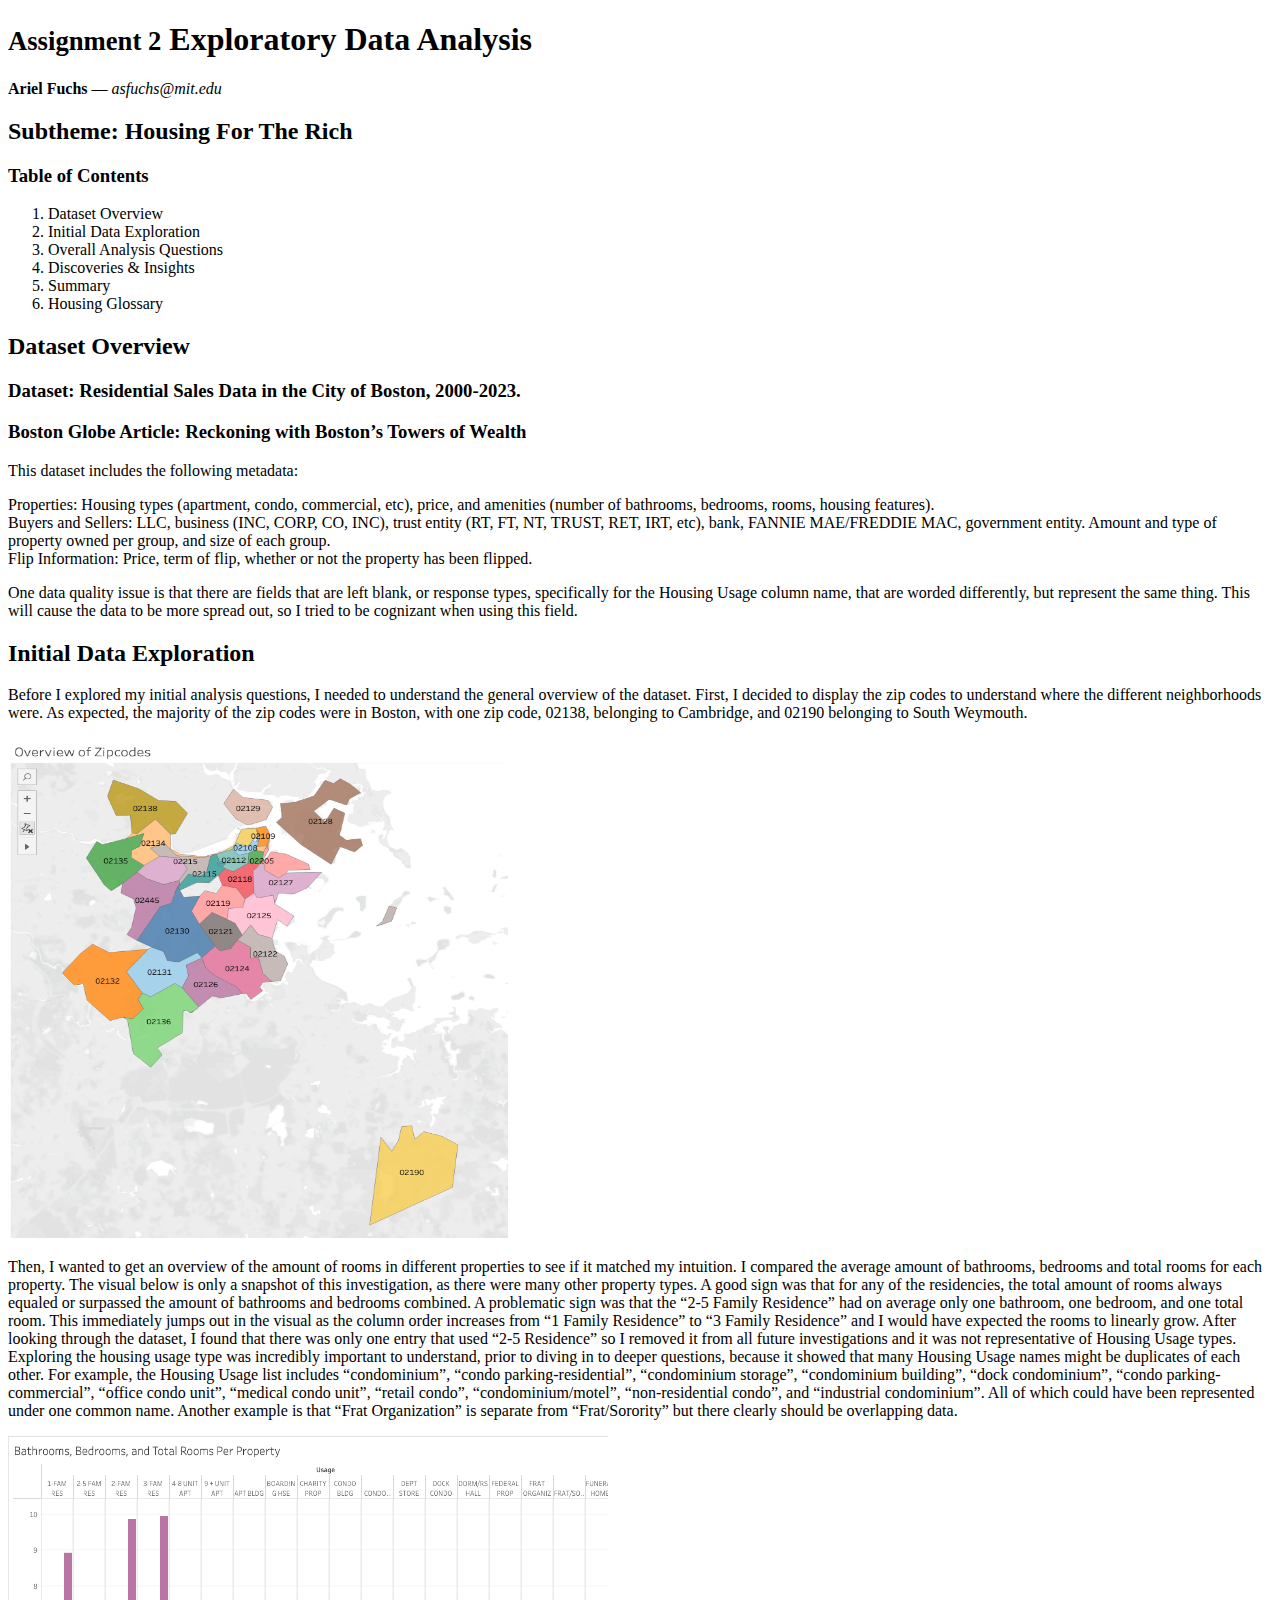
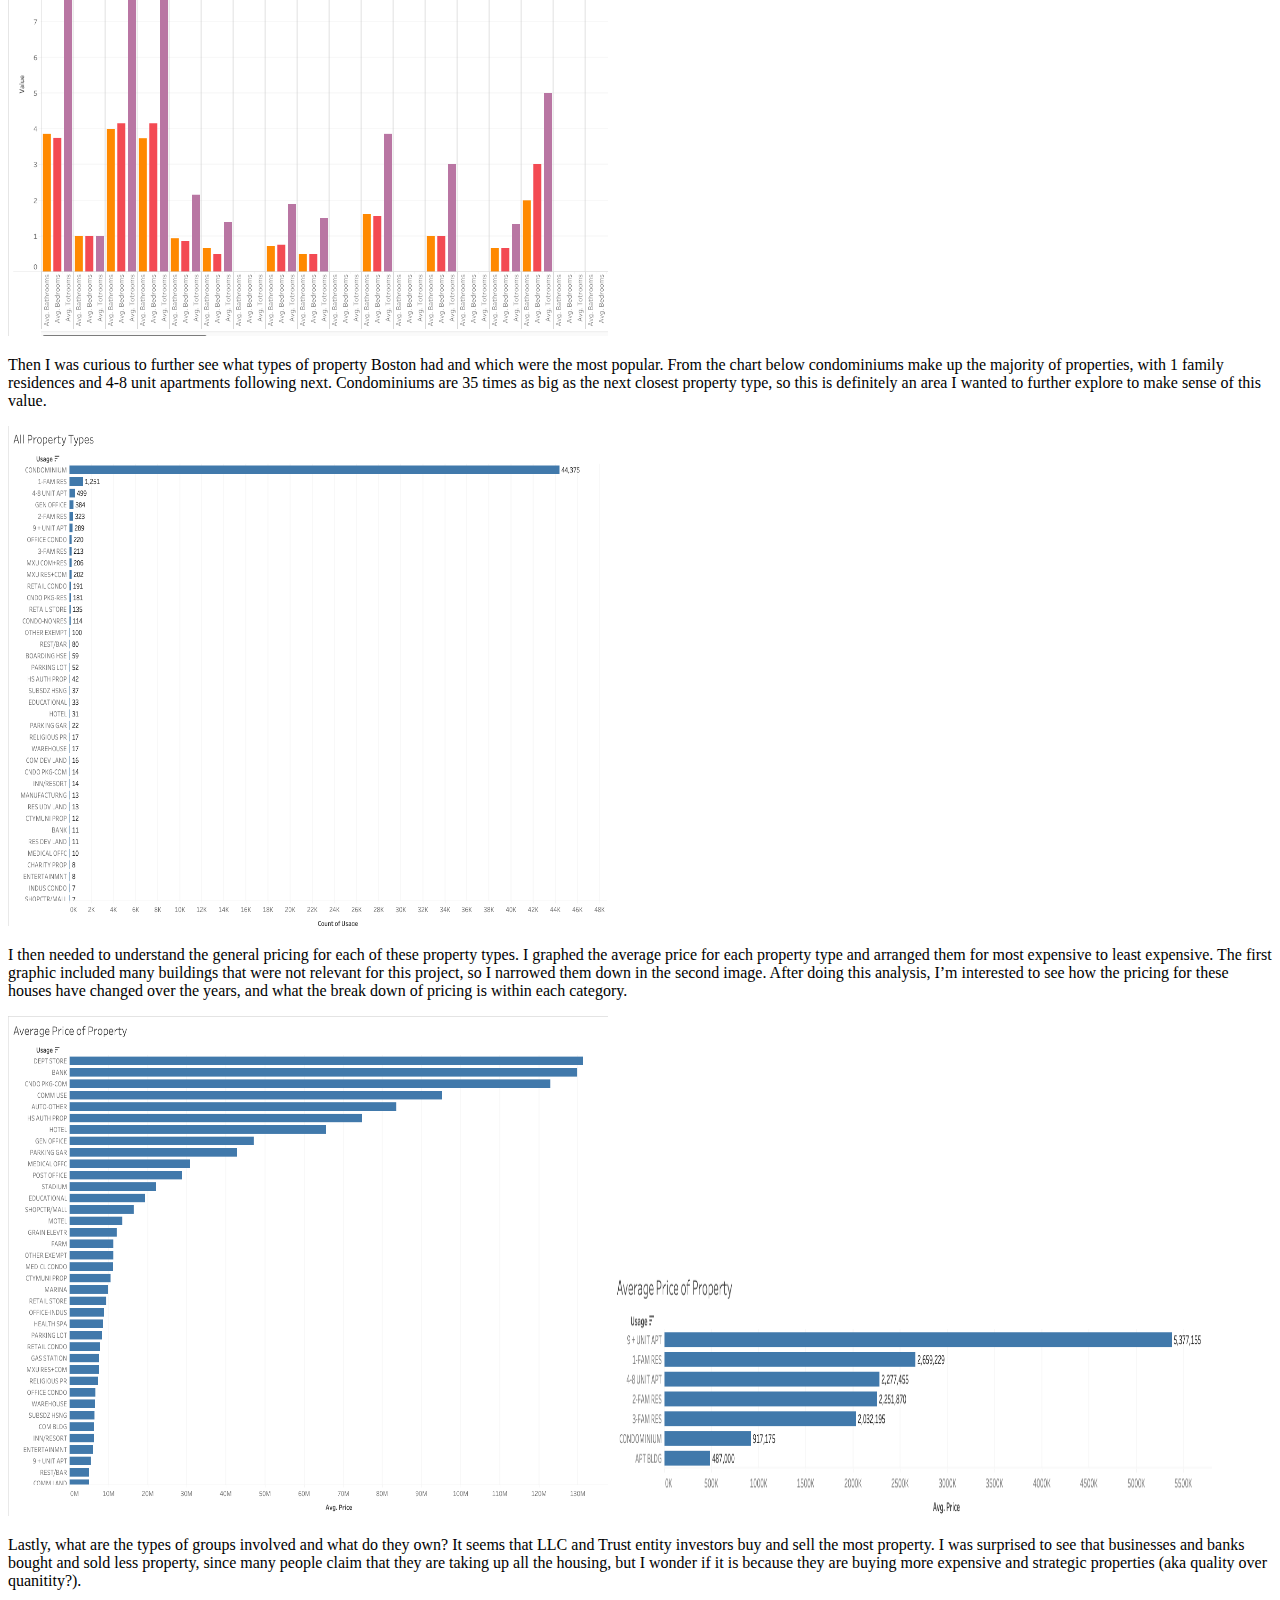
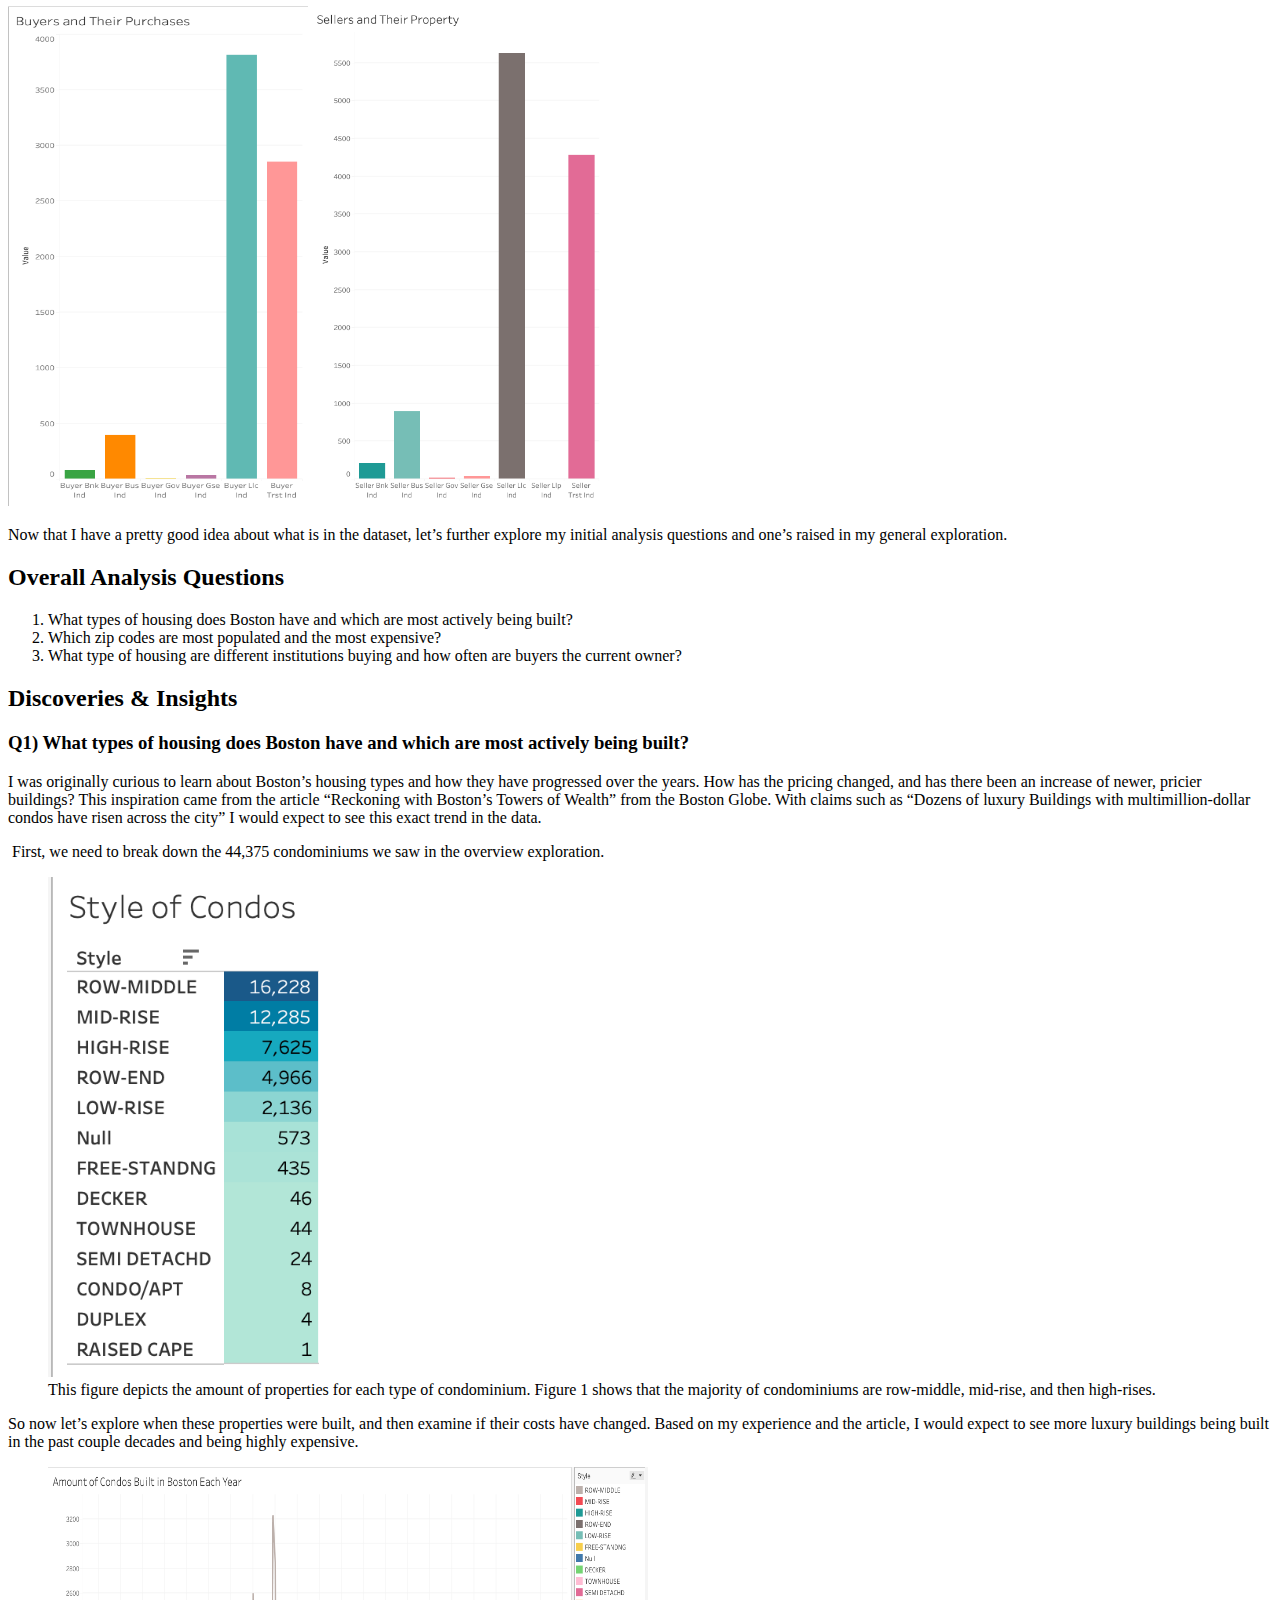
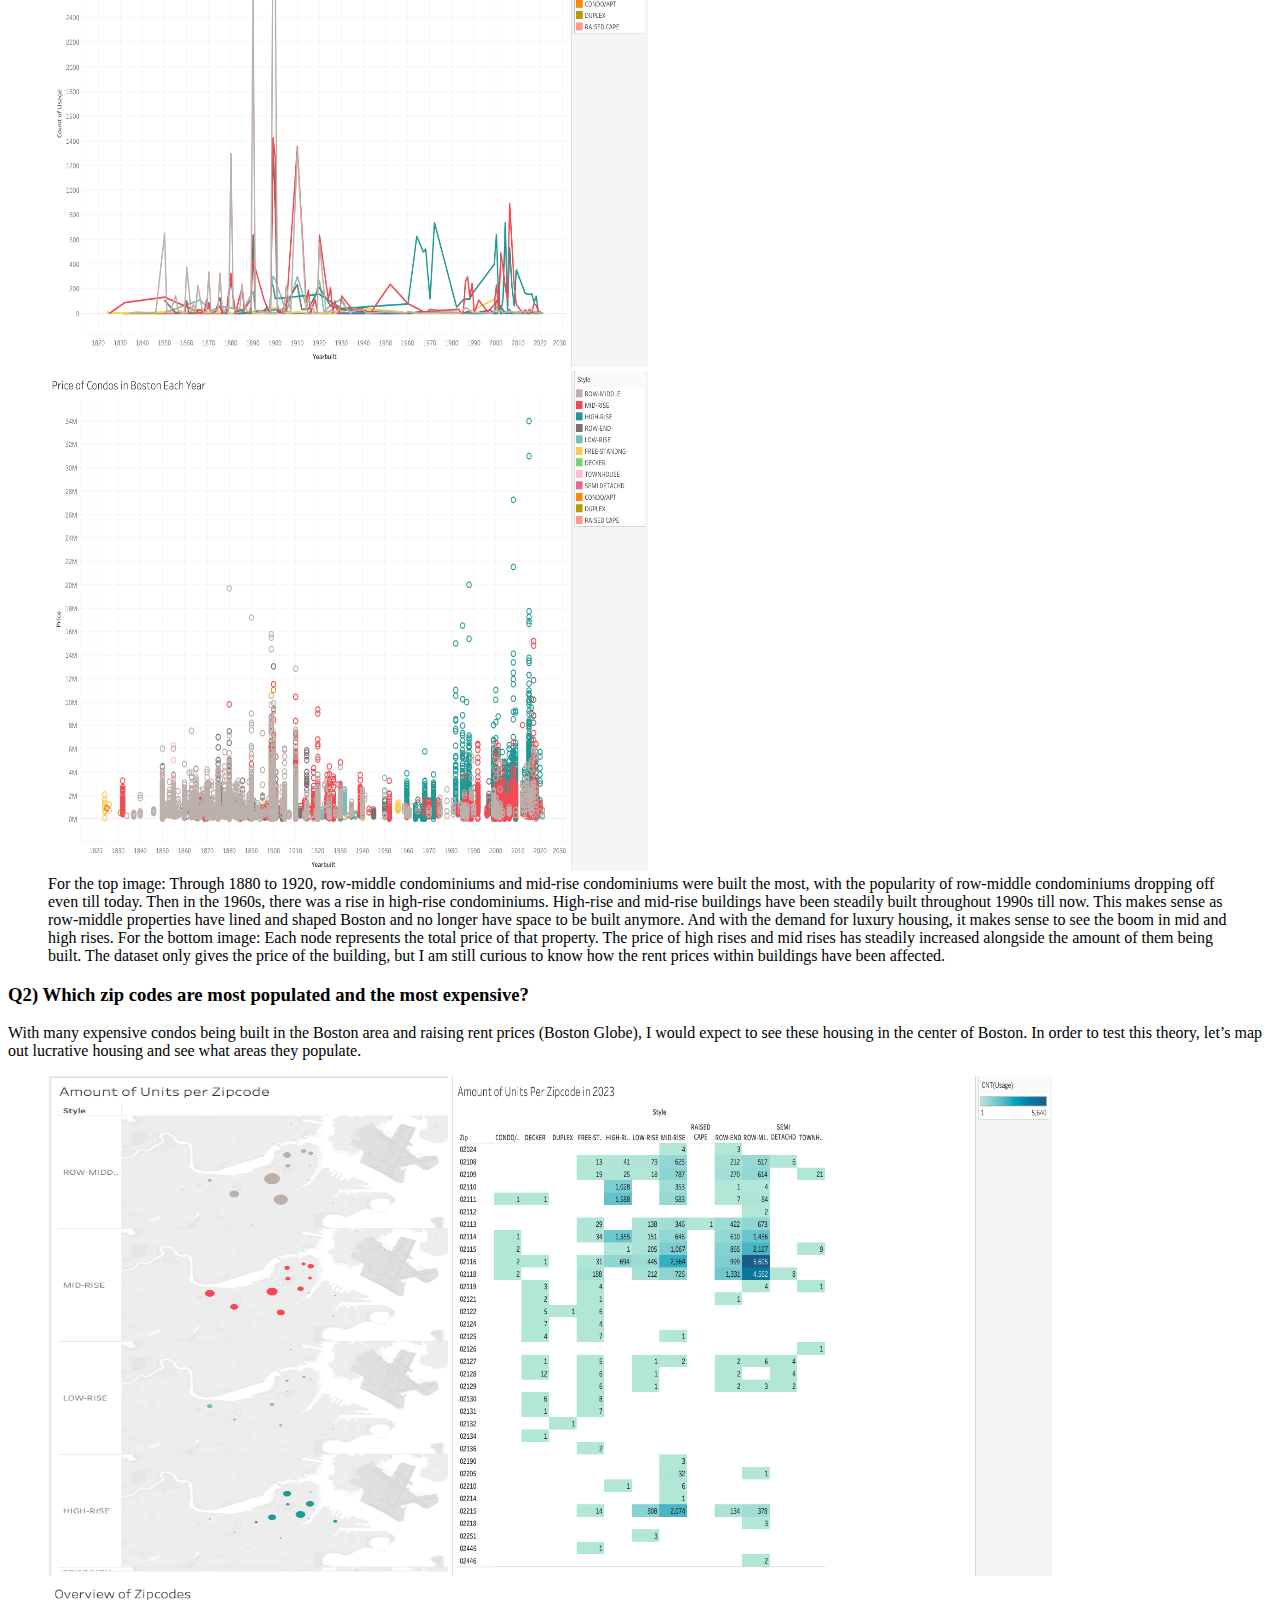
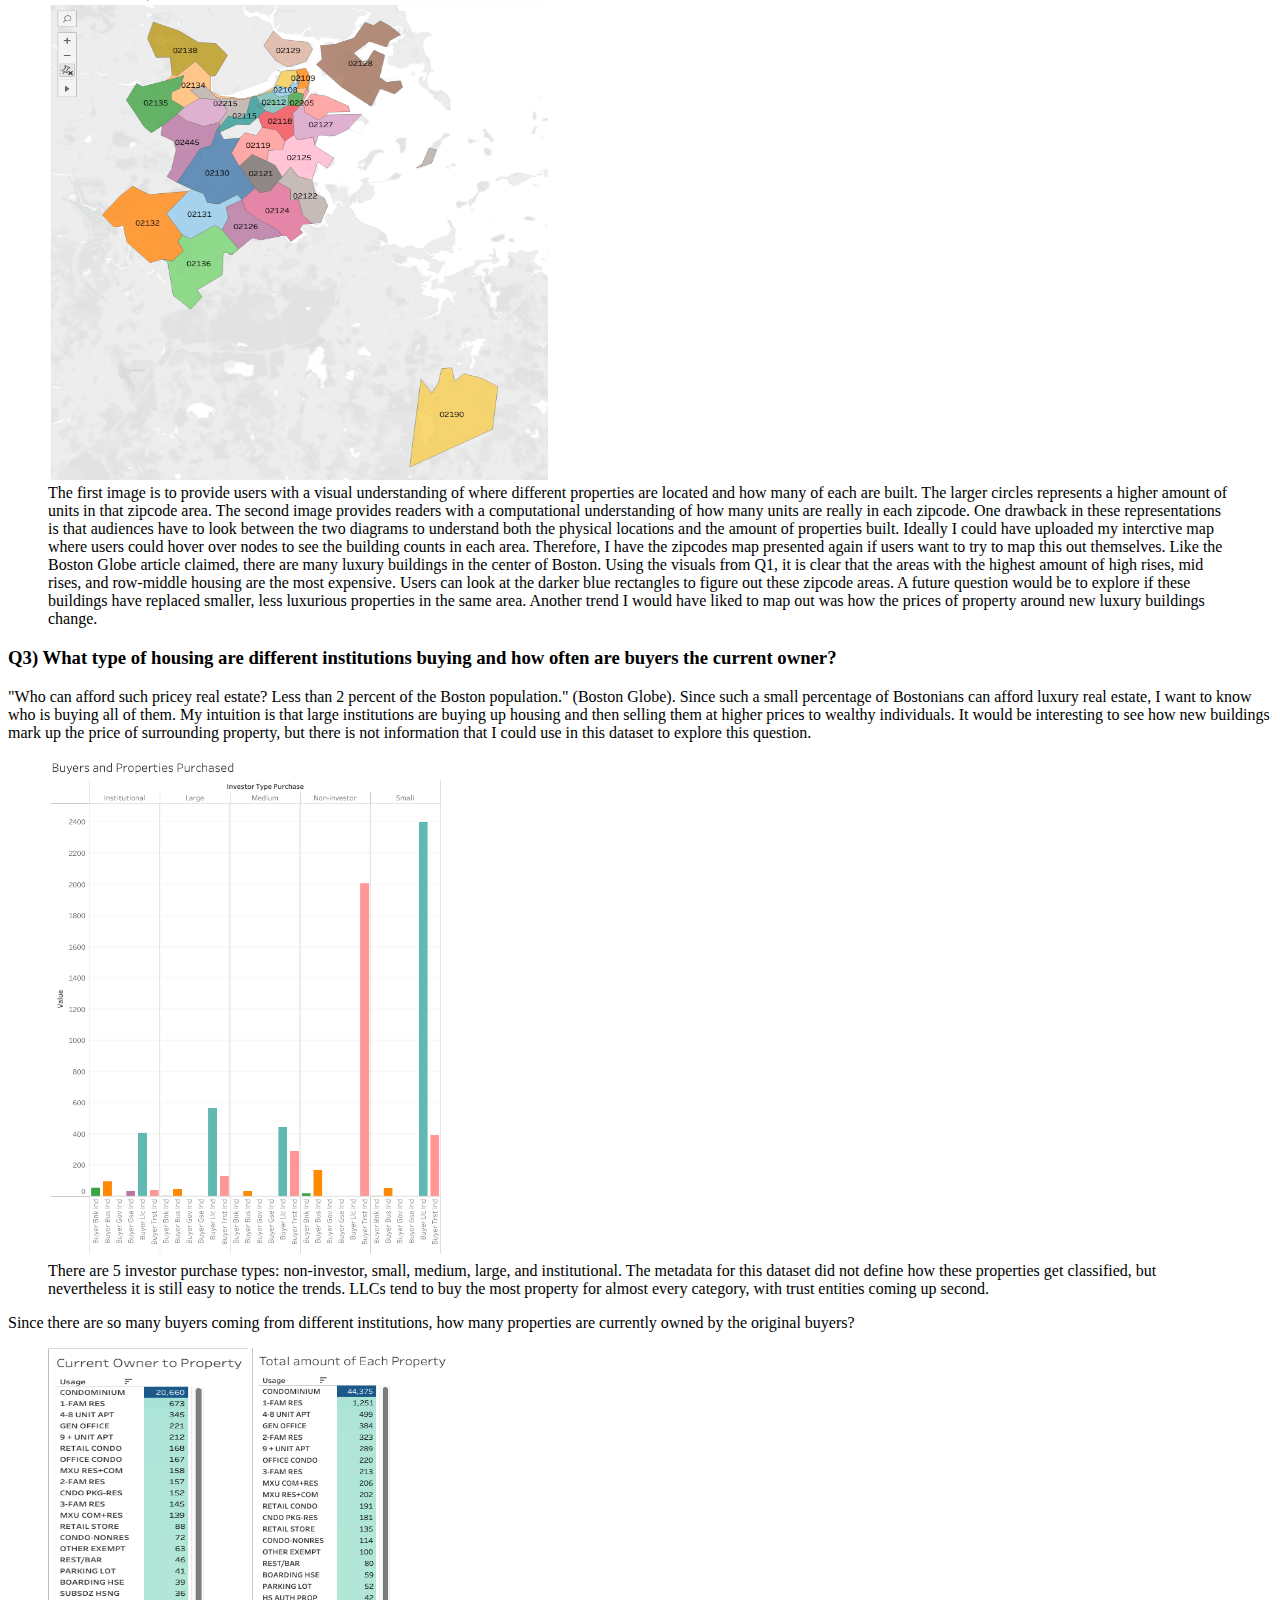
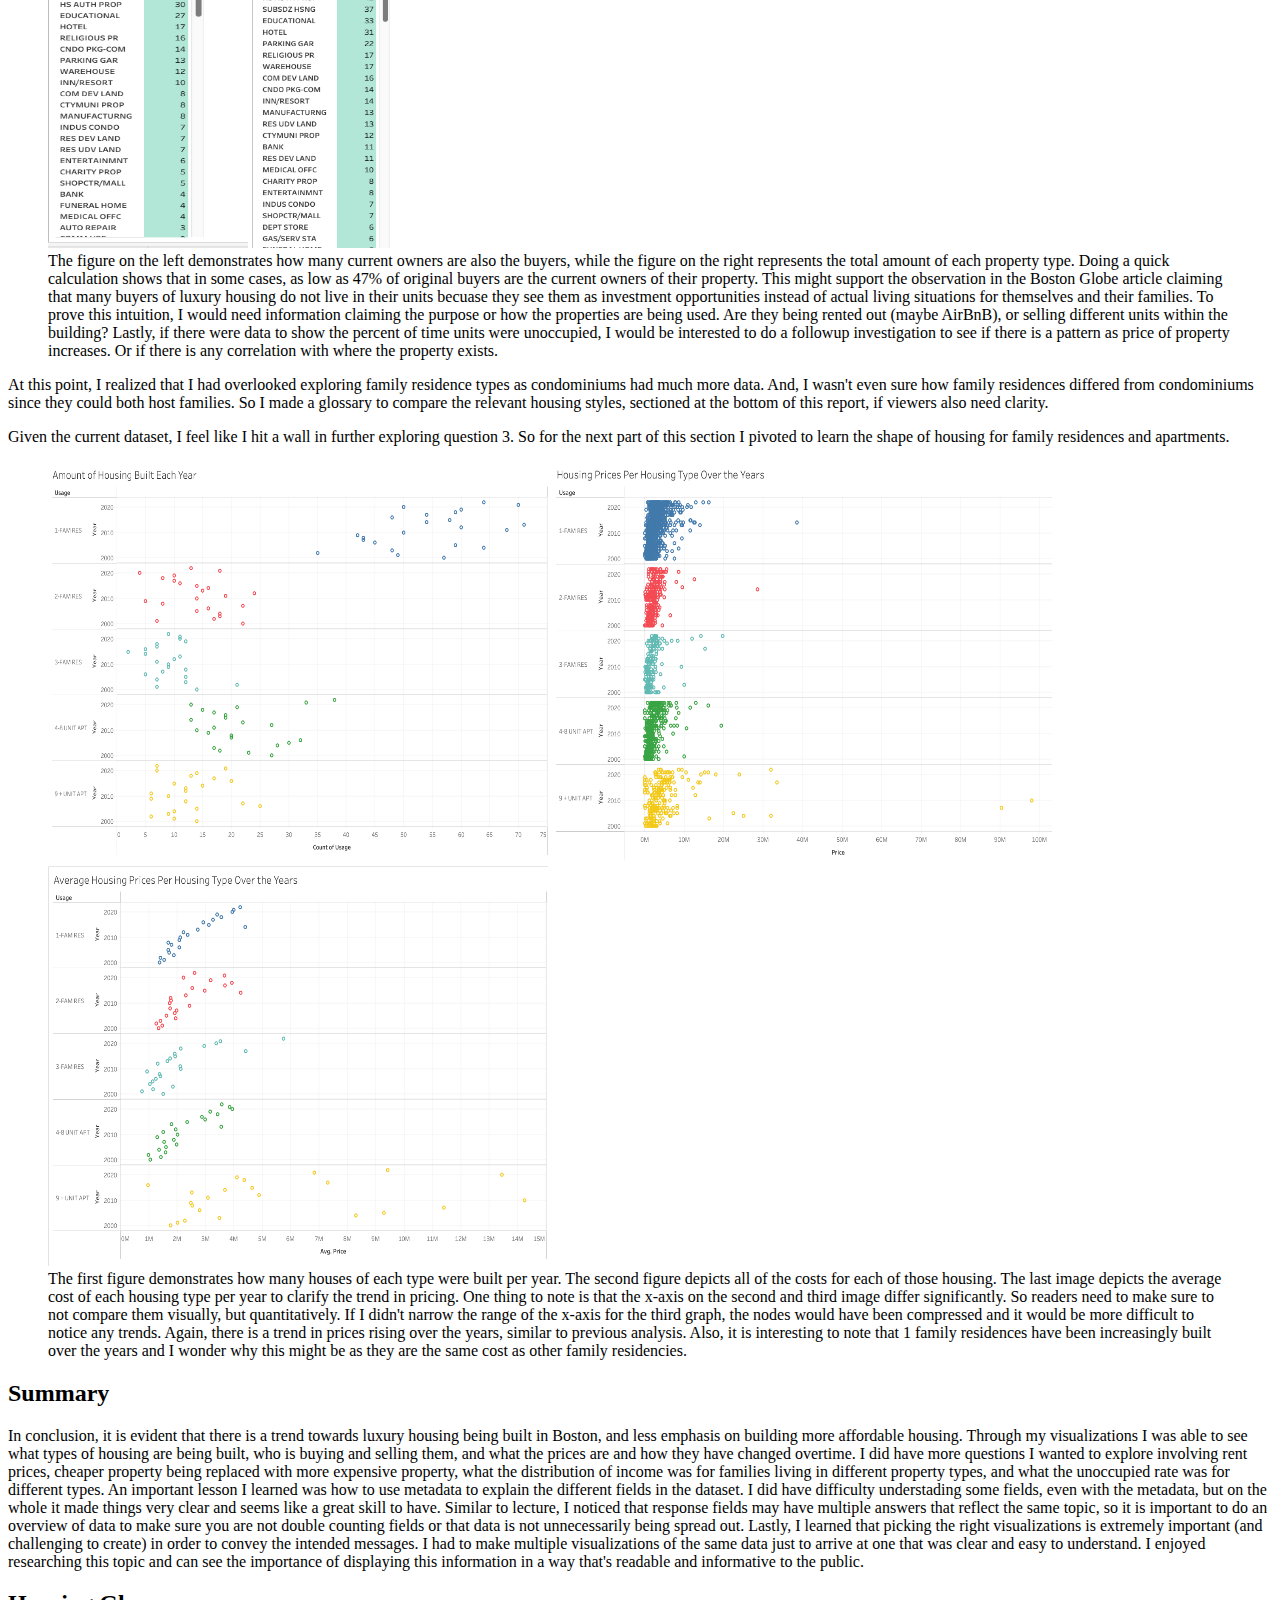
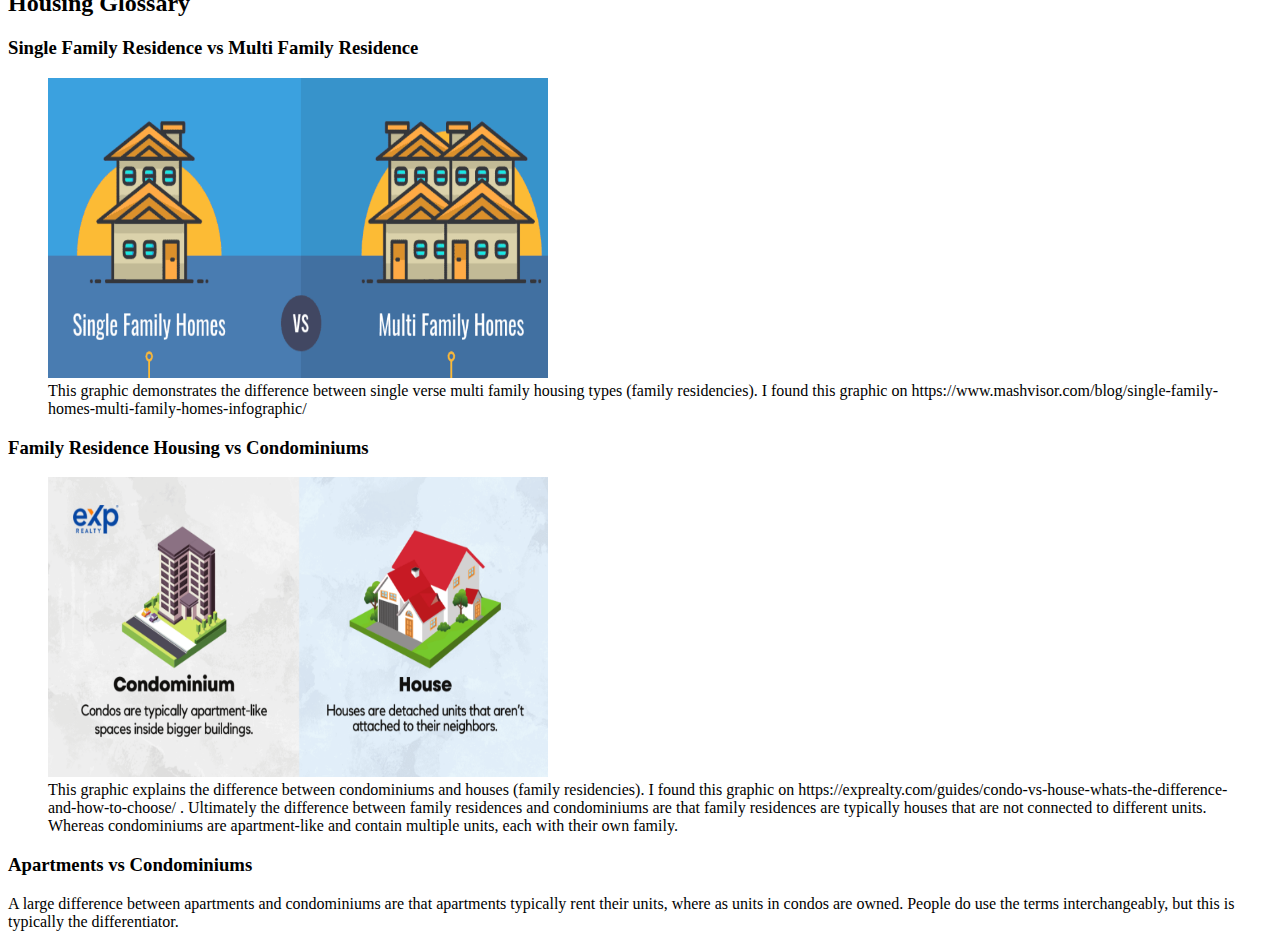
<file: classes/6C85/A2/report.html>
<!DOCTYPE HTML>
<html lang="en">
<head>
	<title>Vis & Society Assignment 2</title>
	<link rel="stylesheet" href="https://vis-society.github.io/assignments/report.css" />
</head>

<body>
	<header>
		<h1>
			<small>Assignment 2</small>
			Exploratory Data Analysis
		</h1>

		<p>
			<strong>Ariel Fuchs</strong> — <em>asfuchs@mit.edu</em>
		</p>
	</header>
	<main>
		<section>
			<h2>Subtheme: Housing For The Rich</h2>
			<h3>Table of Contents</h3>

			<ol>
				<li>Dataset Overview</li>
				<li>Initial Data Exploration</li>
				<li>Overall Analysis Questions</li>
				<li>Discoveries & Insights</li>
				<li>Summary</li>
				<li>Housing Glossary</li>
			</ol>
		</section>
			<section>
			<h2>Dataset Overview</h2>
			<h3>Dataset: Residential Sales Data in the City of Boston, 2000-2023. </h3>
			<h3>Boston Globe Article: Reckoning with Boston’s Towers of Wealth</h3>
			<p>This dataset includes the following metadata:</p>
				<li> Properties: Housing types (apartment, condo, commercial, etc), price, and amenities (number of bathrooms, bedrooms, rooms, housing features).</li>
				<li> Buyers and Sellers: LLC, business (INC, CORP, CO, INC), trust entity (RT, FT, NT, TRUST, RET, IRT, etc), bank, FANNIE MAE/FREDDIE MAC, government entity. Amount and type of property owned per group, and size of each group.</li>
				<li>Flip Information: Price, term of flip, whether or not the property has been flipped. </li>
			<p>One data quality issue is that there are fields that are left blank, or response types, specifically for the Housing Usage column name, that are worded differently, but 				represent the same thing. This will cause the data to be more spread out, so I tried to be cognizant when using this field. </p>
		</section>
		<section>
			<h2>Initial Data Exploration</h2>

			<p>Before I explored my initial analysis questions, I needed to understand the general overview of the dataset. First, I decided to display the zip codes to 			 				understand where the different neighborhoods were. As expected, the majority of the zip codes were in Boston, with one zip code, 02138, belonging to Cambridge, and 02190 belonging to South Weymouth.</p>
			<img src="images/zipcodes.png" alt="" width="500" height="500" />
			<p> Then, I wanted to get an overview of the amount of rooms in different properties to see if it matched my intuition. I compared the average amount of bathrooms, bedrooms and total rooms for each property. The visual below is only a snapshot of this investigation, as there were many other property types. A good sign was that for any of the residencies, the total amount of rooms always equaled or surpassed the amount of bathrooms and bedrooms combined. A problematic sign was that the “2-5 Family Residence” had on average only one bathroom, one bedroom, and one total room. This immediately jumps out in the visual as the column order increases from “1 Family Residence” to “3 Family Residence” and I would have expected the rooms to linearly grow. After looking through the dataset, I found that there was only one entry that used “2-5 Residence” so I removed it from all future investigations and it was not representative of Housing Usage types. Exploring the housing usage type was incredibly important to understand, prior to diving in to deeper questions, because it showed that many Housing Usage names might be duplicates of each other. For example, the Housing Usage list includes “condominium”, “condo parking-residential”, “condominium storage”, “condominium building”, “dock condominium”, “condo parking-commercial”, “office condo unit”, “medical condo unit”, “retail condo”, “condominium/motel”, “non-residential condo”, and “industrial condominium”. All of which could have been represented under one common name. Another example is that “Frat Organization” is separate from “Frat/Sorority” but there clearly should be overlapping data.</p>
			<img src="images/rooms.png" alt="" width="600" height="500" />
			<p>Then I was curious to further see what types of property Boston had and which were the most popular. From the chart below condominiums make up the majority of properties, with 1 family residences and 4-8 unit apartments following next. Condominiums are 35 times as big as the next closest property type, so this is definitely an area I wanted to further explore to make sense of this value.</p>
			<img src="images/all_property.png" alt="" width="600" height="500" />
			<p>I then needed to understand the general pricing for each of these property types. I graphed the average price for each property type and arranged them for most expensive to least expensive. The first graphic included many buildings that were not relevant for this project, so I narrowed them down in the second image. After doing this analysis, I’m interested to see how the pricing for these houses have changed over the years, and what the break down of pricing is within each category.</p>
			<img src="images/avg_price_prop.png" alt="" width="600" height="500" />
			<img src="images/avg_price_prop_filtered.png" alt="" width="600" height="250" />
			<p>Lastly, what are the types of groups involved and what do they own? It seems that LLC and Trust entity investors buy and sell the most property. I was surprised to see that businesses and banks bought and sold less property, since many people claim that they are taking up all the housing, but I wonder if it is because they are buying more expensive and strategic properties (aka quality over quanitity?).</p>
			<img src="images/buyers.png" alt="" width="300" height="500" />
			<img src="images/sellers.png" alt="" width="300" height="500" />
			<p>Now that I have a pretty good idea about what is in the dataset, let’s further explore my initial analysis questions and one’s raised in my general exploration.</p>
			
		</section>
			<h2>Overall Analysis Questions</h2>
			<ol>
				<li>What types of housing does Boston have and which are most actively being built?</li>
				<li>Which zip codes are most populated and the most expensive?</li>
				<li> What type of housing are different institutions buying and how often are buyers the current owner?</li>
			</ol>
		</section>

		<section>
			<h2>Discoveries & Insights</h2>
			<h3>Q1) What types of housing does Boston have and which are most actively being built? </h3>
			<p> I was originally curious to learn about Boston’s housing types and how they have progressed over the years. How has the pricing changed, and has there been an increase of newer, pricier buildings? This inspiration came from the article “Reckoning with Boston’s Towers of Wealth” from the Boston Globe. With claims such as “Dozens of luxury Buildings with multimillion-dollar condos have risen across the city” I would expect to see this exact trend in the data.</p>
			<p> First, we need to break down the 44,375 condominiums we saw in the overview exploration.</p>
			<figure>
				<img src="images/condos.png" alt="" width="300" height="500"  />
				<figcaption>
				This figure depicts the amount of properties for each type of condominium. Figure 1 shows that the majority of condominiums are row-middle, mid-rise, and then high-rises. 

				</figcaption>
			</figure>

			<p>So now let’s explore when these properties were built, and then examine if their costs have changed. Based on my experience and the article, I would expect to see more luxury buildings being built in the past couple decades and being highly expensive.</p>
			<figure>
				<img src="images/amt_condos.png" alt="" width="600" height="500"  />
				<img src="images/condo_prices.png" alt="" width="600" height="500"  />
				<figcaption>
				For the top image: Through 1880 to 1920, row-middle condominiums and mid-rise condominiums were built the most, with the popularity of row-middle condominiums dropping off even till today. Then in the 1960s, there was a rise in high-rise condominiums. High-rise and mid-rise buildings have been steadily built throughout 1990s till now. This makes sense as row-middle properties have lined and shaped Boston and no longer have space to be built anymore. And with the demand for luxury housing, it makes sense to see the boom in mid and high rises.
				For the bottom image: Each node represents the total price of that property. The price of high rises and mid rises has steadily increased alongside the amount of them being built. The dataset only gives the price of the building, but I am still curious to know how the rent prices within buildings have been affected.
				</figcaption>
			</figure>

			<h3>Q2) Which zip codes are most populated and the most expensive? </h3>
			<p>With many expensive condos being built in the Boston area and raising rent prices (Boston Globe), I would expect to see these housing in the center of Boston. In order to test this theory, let’s map out lucrative housing and see what areas they populate.
						<figure>
				<img src="images/units_per_zipcode_map.png" alt="" width="400" height="500" />
				<img src="images/units_per_zipcode.png" alt="" width="600" height="500" />
				<img src="images/zipcodes.png" alt="" width="500" height="500" />
				<figcaption>
				The first image is to provide users with a visual understanding of where different properties are located and how many of each are built. The larger circles represents a higher amount of units in that zipcode area. The second image provides readers with a computational understanding of how many units are really in each zipcode. One drawback in these representations is that audiences have to look between the two diagrams to understand both the physical locations and the amount of properties built. Ideally I could have uploaded my interctive map where users could hover over nodes to see the building counts in each area. Therefore, I have the zipcodes map presented again if users want to try to map this out themselves. Like the Boston Globe article claimed, there are many luxury buildings in the center of Boston. Using the visuals from Q1, it is clear that the areas with the highest amount of high rises, mid rises, and row-middle housing are the most expensive. Users can look at the darker blue rectangles to figure out these zipcode areas. A future question would be to explore if these buildings have replaced smaller, less luxurious properties in the same area. Another trend I would have liked to map out was how the prices of property around new luxury buildings change.</figcaption>
			</figure>

		<h3>Q3) What type of housing are different institutions buying and how often are buyers the current owner?</h3>
		<p>"Who can afford such pricey real estate? Less than 2 percent of the Boston population." (Boston Globe). Since such a small percentage of Bostonians can afford luxury real estate, I want to know who is buying all of them. My intuition is that large institutions are buying up housing and then selling them at higher prices to wealthy individuals. It would be interesting to see how new buildings mark up the price of surrounding property, but there is not information that I could use in this dataset to explore this question.</p>
			<figure>
				<img src="images/buyers_prop_purchased.png" alt="" width="400" height="500" />
				<figcaption>
				There are 5 investor purchase types: non-investor, small, medium, large, and institutional. The metadata for this dataset did not define how these properties get classified, but nevertheless it is still easy to notice the trends. LLCs tend to buy the most property for almost every category, with trust entities coming up second. 
				</figcaption>
			</figure>
			<p>Since there are so many buyers coming from different institutions, how many properties are currently owned by the original buyers?</p>

			<figure>
				<img src="images/prop_curr_owner.png" alt="" width="200" height="500" />
				<img src="images/prop_total.png" alt="" width="200" height="500" />
				<figcaption>
				The figure on the left demonstrates how many current owners are also the buyers, while the figure on the right represents the total amount of each property type. Doing a quick calculation shows that in some cases, as low as 47% of original buyers are the current owners of their property. This might support the observation in the Boston Globe article claiming that many buyers of luxury housing do not live in their units becuase they see them as investment opportunities instead of actual living situations for themselves and their families. To prove this intuition, I would need information claiming the purpose or how the properties are being used. Are they being rented out (maybe AirBnB), or selling different units within the building? Lastly, if there were data to show the percent of time units were unoccupied, I would be interested to do a followup investigation to see if there is a pattern as price of property increases. Or if there is any correlation with where the property exists.
				</figcaption>
			</figure>
			<p>At this point, I realized that I had overlooked exploring family residence types as condominiums had much more data. And, I wasn't even sure how family residences differed from condominiums since they could both host families. So I made a glossary to compare the relevant housing styles, sectioned at the bottom of this report, if viewers also need clarity.</p>
			<p>Given the current dataset, I feel like I hit a wall in further exploring question 3. So for the next part of this section I pivoted to learn the shape of housing for family residences and apartments.</p>
			<figure>
				<img src="images/fam.png" alt="" width="500" height="400" />
				<img src="images/fam_pricing.png" alt="" width="500" height="400" />
				<img src="images/avg_fam.png" alt="" width="500" height="400" />
				<figcaption>
				The first figure demonstrates how many houses of each type were built per year. The second figure depicts all of the costs for each of those housing. The last image depicts the average cost of each housing type per year to clarify the trend in pricing. One thing to note is that the x-axis on the second and third image differ significantly. So readers need to make sure to not compare them visually, but quantitatively. If I didn't narrow the range of the x-axis for the third graph, the nodes would have been compressed and it would be more difficult to notice any trends. Again, there is a trend in prices rising over the years, similar to previous analysis. Also, it is interesting to note that 1 family residences have been increasingly built over the years and I wonder why this might be as they are the same cost as other family residencies.
				</figcaption>
			</figure>

		<section>
			<h2>Summary</h2>

			<p> In conclusion, it is evident that there is a trend towards luxury housing being built in Boston, and less emphasis on building more affordable housing. Through my visualizations I was able to see what types of housing are being built, who is buying and selling them, and what the prices are and how they have changed overtime. I did have more questions I wanted to explore involving rent prices, cheaper property being replaced with more expensive property, what the distribution of income was for families living in different property types, and what the unoccupied rate was for different types. An important lesson I learned was how to use metadata to explain the different fields in the dataset. I did have difficulty understading some fields, even with the metadata, but on the whole it made things very clear and seems like a great skill to have. Similar to lecture, I noticed that response fields may have multiple answers that reflect the same topic, so it is important to do an overview of data to make sure you are not double counting fields or that data is not unnecessarily being spread out. Lastly, I learned that picking the right visualizations is extremely important (and challenging to create) in order to convey the intended messages. I had to make multiple visualizations of the same data just to arrive at one that was clear and easy to understand. I enjoyed researching this topic and can see the importance of displaying this information in a way that's readable and informative to the public. </p>
		</section>
		<section>
			<h2>Housing Glossary</h2>
			<h3>Single Family Residence vs Multi Family Residence</h3>
			<figure>
				<img src="images/single_multi.png" alt="" width="500" height="300" />
				<figcaption>
				This graphic demonstrates the difference between single verse multi family housing types (family residencies). I found this graphic on https://www.mashvisor.com/blog/single-family-homes-multi-family-homes-infographic/
				</figcaption>
			</figure>
			<h3>Family Residence Housing vs Condominiums</h3>
			<figure>
				<img src="images/house_v_condo.png" alt="" width="500" height="300" />
				<figcaption>
				This graphic explains the difference between condominiums and houses (family residencies). I found this graphic on https://exprealty.com/guides/condo-vs-house-whats-the-difference-and-how-to-choose/ . Ultimately the difference between family residences and condominiums are that family residences are typically houses that are not connected to different units. Whereas condominiums are apartment-like and contain multiple units, each with their own family.
				</figcaption>
			</figure>
			<h3>Apartments vs Condominiums</h3>
			<p>A large difference between apartments and condominiums are that apartments typically rent their units, where as units in condos are owned. People do use the terms interchangeably, but this is typically the differentiator.</p>
		</section>
	</main>
</body>
</html>
</file>
<file: classes/6C85/style.css>
/* global */
@import url('https://fonts.googleapis.com/css?family=Roboto');

.grid-2{
    display: grid;
    grid-template-columns: repeat(2,1fr);
}

body{
    margin: 0;
    padding: 0;
    font-family: 'Roboto', sans-serif;
    /*background-color: #101214;*/
    background-color: var(--beige);
    color: white;

}

:root {
    --darkblue: #016180;
    --blue: #4A8CB0;
    --beige: #F8EdE5;
    --brown: #8C5C47;
    --darkbrown: #4C2C17;

}


h2,.darkbrown{
    color: var(--darkbrown);
}
p,.black{
    color: black;
}
a, .blue{
    color: var(--blue);
    text-decoration: none;
}
/* section 1 */
.section-1{
    padding-top: 40vh;
    text-align: center;
}

.section-1 p{
    font-size: 1.1rem;
    padding-bottom: 10px;
    margin:0;
}

.section-1 h2{
    font-size: 1.7rem;
    margin-bottom: 10px;
}

.section-1 a{
    font-size: 1.5rem;
    padding: 10px;
}
/* section 2 */
.section-2{
    padding-top: 10vh;
    width: 70%;
}

.section-2 h2{
    font-size: 1.7rem;
    margin-bottom: 10px;
}

.section-2 p{
    font-size: 1.1rem;
    padding-bottom: 10px;
    margin:0;
}

.section-2 a{
    padding: 5px;
    font-size: 1.2rem;
    padding-left: 0;
    width: 100px;
}
/* animations / utilities */
.section-2 a:hover{
    font-size: 1.3rem;
    color: var(--darkblue);
    cursor: pointer;
    transition: 0.2s;
}
.section-2 ul {
    list-style-type: none;
}

.section-1 a:hover{
    color: var(--darkblue);
    cursor: pointer;
    transition: 0.3s;
}

.white:hover{
    position: relative;
    padding-left: 10px;
}

/* media queres */
@media(max-width:780px){
    .grid-2{
        grid-template-columns: 1fr;
    }
    .section-1{
        padding:0;
        padding-top: 5rem;
    }
    .section-2{
        padding: 0;
        padding-left: 1.5rem;
        padding-top: 2rem;
    }
}
</file>
